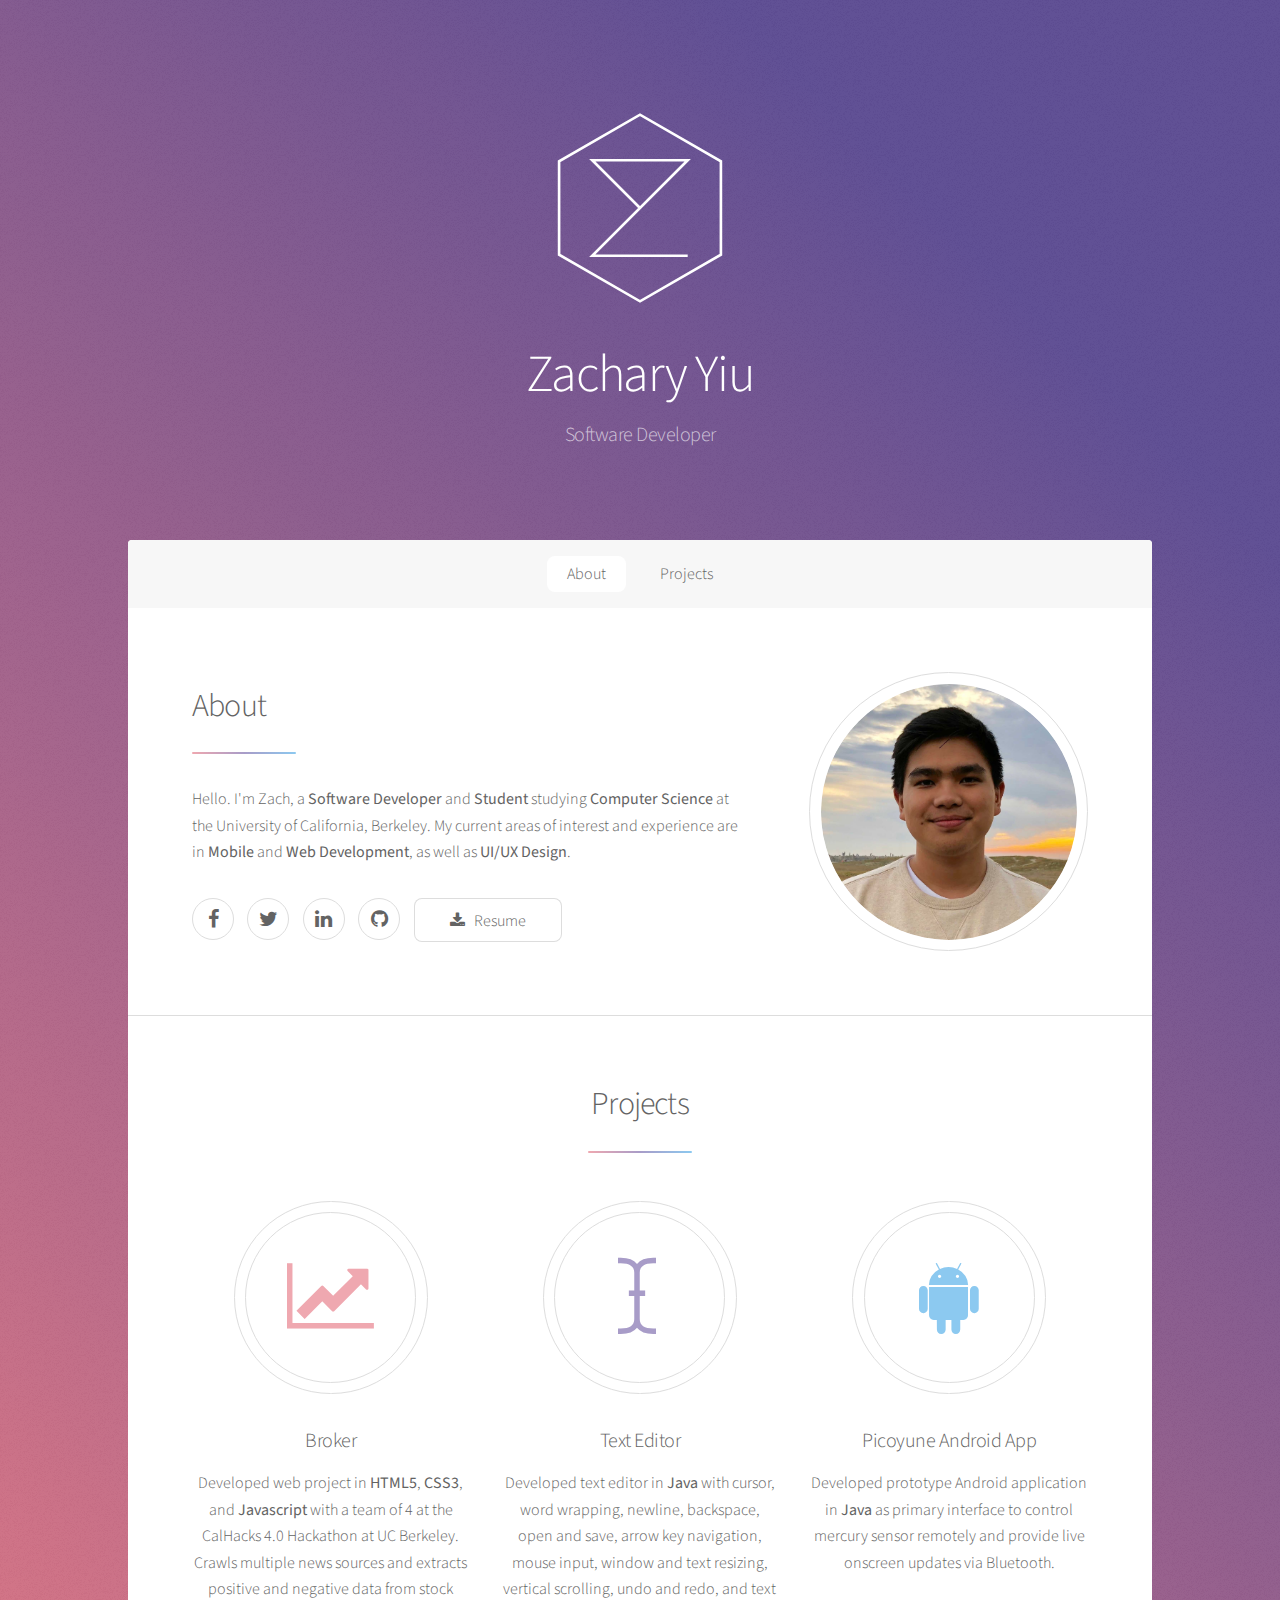
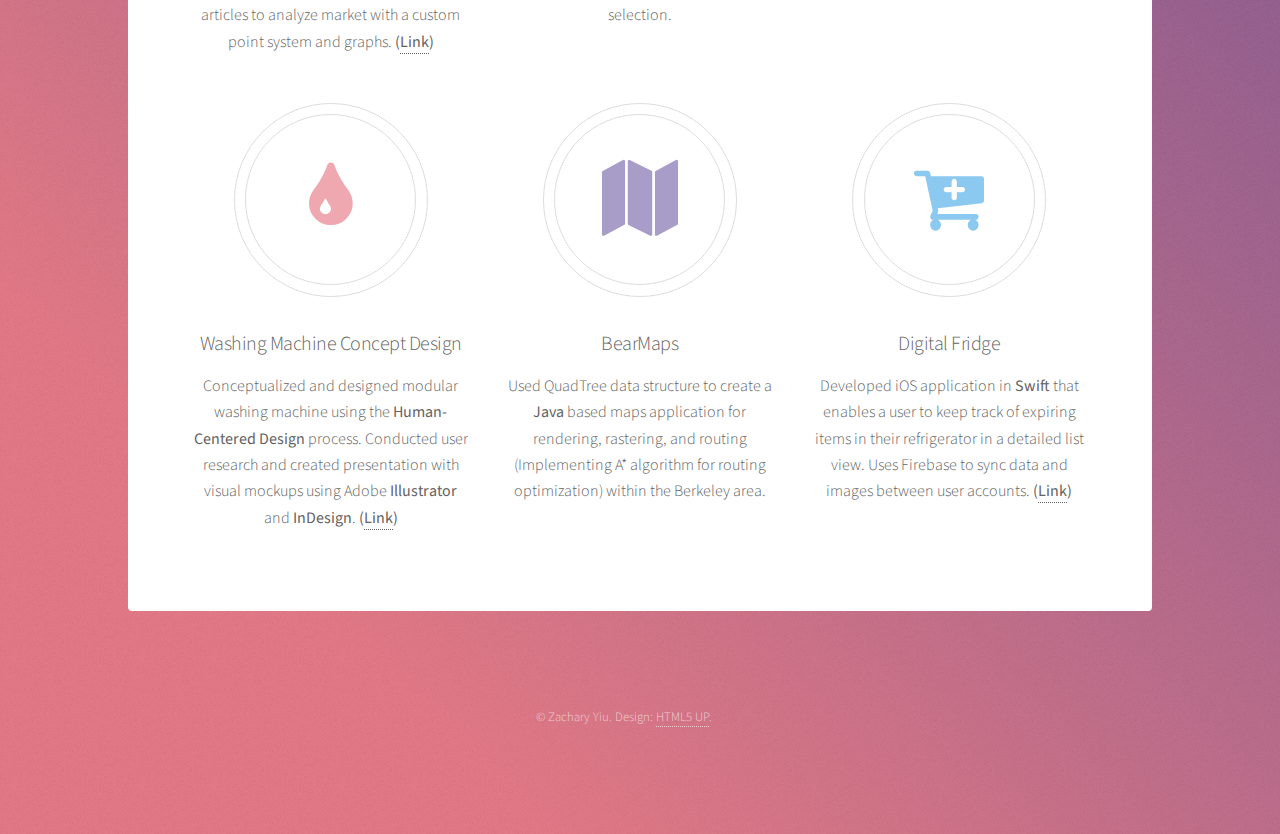
<file: index.html>
<!DOCTYPE HTML>
<html>
	<head>
		<title>Zachary Yiu</title>
		<meta charset="utf-8" />
		<meta name="viewport" content="width=device-width, initial-scale=1" />
		<!--[if lte IE 8]><script src="assets/js/ie/html5shiv.js"></script><![endif]-->
		<link rel="stylesheet" href="assets/css/main.css" />
		<!--[if lte IE 9]><link rel="stylesheet" href="assets/css/ie9.css" /><![endif]-->
		<!--[if lte IE 8]><link rel="stylesheet" href="assets/css/ie8.css" /><![endif]-->
		<link rel="apple-touch-icon" sizes="57x57" href="favicon/apple-icon-57x57.png">
		<link rel="apple-touch-icon" sizes="60x60" href="favicon/apple-icon-60x60.png">
		<link rel="apple-touch-icon" sizes="72x72" href="favicon/apple-icon-72x72.png">
		<link rel="apple-touch-icon" sizes="76x76" href="favicon/apple-icon-76x76.png">
		<link rel="apple-touch-icon" sizes="114x114" href="favicon/apple-icon-114x114.png">
		<link rel="apple-touch-icon" sizes="120x120" href="favicon/apple-icon-120x120.png">
		<link rel="apple-touch-icon" sizes="144x144" href="favicon/apple-icon-144x144.png">
		<link rel="apple-touch-icon" sizes="152x152" href="favicon/apple-icon-152x152.png">
		<link rel="apple-touch-icon" sizes="180x180" href="favicon/apple-icon-180x180.png">
		<link rel="icon" type="image/png" sizes="192x192"  href="favicon/android-icon-192x192.png">
		<link rel="icon" type="image/png" sizes="32x32" href="favicon/favicon-32x32.png">
		<link rel="icon" type="image/png" sizes="96x96" href="favicon/favicon-96x96.png">
		<link rel="icon" type="image/png" sizes="16x16" href="favicon/favicon-16x16.png">
		<link rel="manifest" href="favicon/manifest.json">
		<meta name="msapplication-TileColor" content="#ffffff">
		<meta name="msapplication-TileImage" content="/ms-icon-144x144.png">
		<meta name="theme-color" content="#ffffff">
	</head>
	<body>

		<!-- Wrapper -->
			<div id="wrapper">

				<!-- Header -->
					<header id="header" class="alt">
						<span class="logo"><img src="images/logo.svg" alt="" /></span>
						<h1>Zachary Yiu</h1>
						<p>Software Developer </p>
					</header>

				<!-- Nav -->
					<nav id="nav">
						<ul>
							<li><a href="#intro" class="active">About</a></li>
							<li><a href="#first">Projects</a></li>
						</ul>
					</nav>

				<!-- Main -->
					<div id="main">

						<!-- Introduction -->
							<section id="intro" class="main">
								<div class="spotlight">
									<div class="content">
										<header class="major">
											<h2>About</h2>
										</header>
										<p>Hello. I'm Zach, a <b>Software Developer</b> and <b>Student</b> studying <b>Computer Science</b> at the University of California, Berkeley. My current areas of interest and experience are in <b>Mobile</b> and <b>Web Development</b>, as well as <b>UI/UX Design</b>. </p>
										<ul class="icons">
											<li><a href="https://www.facebook.com/zacharyyiu" class="icon fa-facebook alt"><span class="label">Facebook</span></a></li>
											<li><a href="https://twitter.com/zacharyyiu" class="icon fa-twitter alt"><span class="label">Twitter</span></a></li>
											<li><a href="https://www.linkedin.com/in/zacharyyiu" class="icon fa-linkedin alt"><span class="label">LinkedIn</span></a></li>
											<li><a href="https://github.com/zyiu" class="icon fa-github alt"><span class="label">GitHub</span></a></li>
											<li><a href="resources/resume.pdf" class="button"> <span class="icon fa-download"></span> &nbsp; Resume</a></li>
										</ul>
									</div>
									<span class="image"><img src="images/prof.png" alt="" /></span>
								</div>

							</section>

						<!-- First Section -->
							<section id="first" class="main special">
								<header class="major">
									<h2>Projects</h2>
								</header>
								<ul class="features">
									<li>
										<span class="icon major style1 fa-line-chart"></span>
										<h3>Broker</h3>
										<p> Developed web project in <b>HTML5</b>, <b>CSS3</b>, and <b>Javascript</b> with a team of 4 at the CalHacks 4.0 Hackathon at UC Berkeley. Crawls multiple news sources and extracts positive and negative data from stock articles to analyze market with a custom point system and graphs. <b>(<a href="https://devpost.com/software/broker">Link</a>)</b></p>
									</li>
									<li>
										<span class="icon major style3 fa-i-cursor"></span>
										<!-- <span class="icon major style3 fa-copy"></span> -->
										<h3>Text Editor</h3>
										<p>Developed text editor in <b>Java</b> with cursor, word wrapping, newline, backspace, open and save, arrow key navigation, mouse input, window and text resizing, vertical scrolling, undo and redo, and text selection.</p>
									</li>
									<li>
										<span class="icon major style5 fa-android"></span>
										<!-- <span class="icon major style5 fa-diamond"></span> -->
										<h3>Picoyune Android App</h3>
										<p>Developed prototype Android application in <b>Java</b> as primary interface to control mercury sensor remotely and provide live onscreen updates via Bluetooth.</p>
									</li>
									<li>
										<span class="icon major style1 fa-tint"></span>
										<h3>Washing Machine Concept Design</h3>
										<p> Conceptualized and designed modular washing machine using the <b>Human-Centered Design</b> process. Conducted user research and created presentation with visual mockups using Adobe <b>Illustrator</b> and <b>InDesign</b>. <b>(<a href="https://www.behance.net/gallery/61478167/Washer-Dryer-Concept">Link</a>)</b></p>
									</li>
									<li>
										<span class="icon major style3 fa-map"></span>
										<h3>BearMaps</h3>
										<p> Used QuadTree data structure to create a <b>Java</b> based maps application for rendering, rastering, and routing (Implementing A* algorithm for routing optimization) within the Berkeley area. </p>
									</li>
									<li>
										<span class="icon major style5 fa-cart-plus"></span>
										<h3>Digital Fridge</h3>
										<p> Developed iOS application in <b>Swift</b> that enables a user to keep track of expiring items in their refrigerator in a detailed list view. Uses Firebase to sync data and images between user accounts. <b>(<a href="https://github.com/zyiu/fridge">Link</a>)</b></p>
									</li>
								</ul>
								<!-- <footer class="major">
									<ul class="actions">
										<li><a href="generic.html" class="button">Learn More</a></li>
									</ul>
								</footer> -->
							</section>
					</div>

				<!-- Footer -->
					<footer id="footer">
						<p class="copyright">&copy; Zachary Yiu. Design: <a href="https://html5up.net">HTML5 UP</a>.</p>
					</footer>

			</div>

		<!-- Scripts -->
			<script src="assets/js/jquery.min.js"></script>
			<script src="assets/js/jquery.scrollex.min.js"></script>
			<script src="assets/js/jquery.scrolly.min.js"></script>
			<script src="assets/js/skel.min.js"></script>
			<script src="assets/js/util.js"></script>
			<!--[if lte IE 8]><script src="assets/js/ie/respond.min.js"></script><![endif]-->
			<script src="assets/js/main.js"></script>

	</body>
</html>
</file>
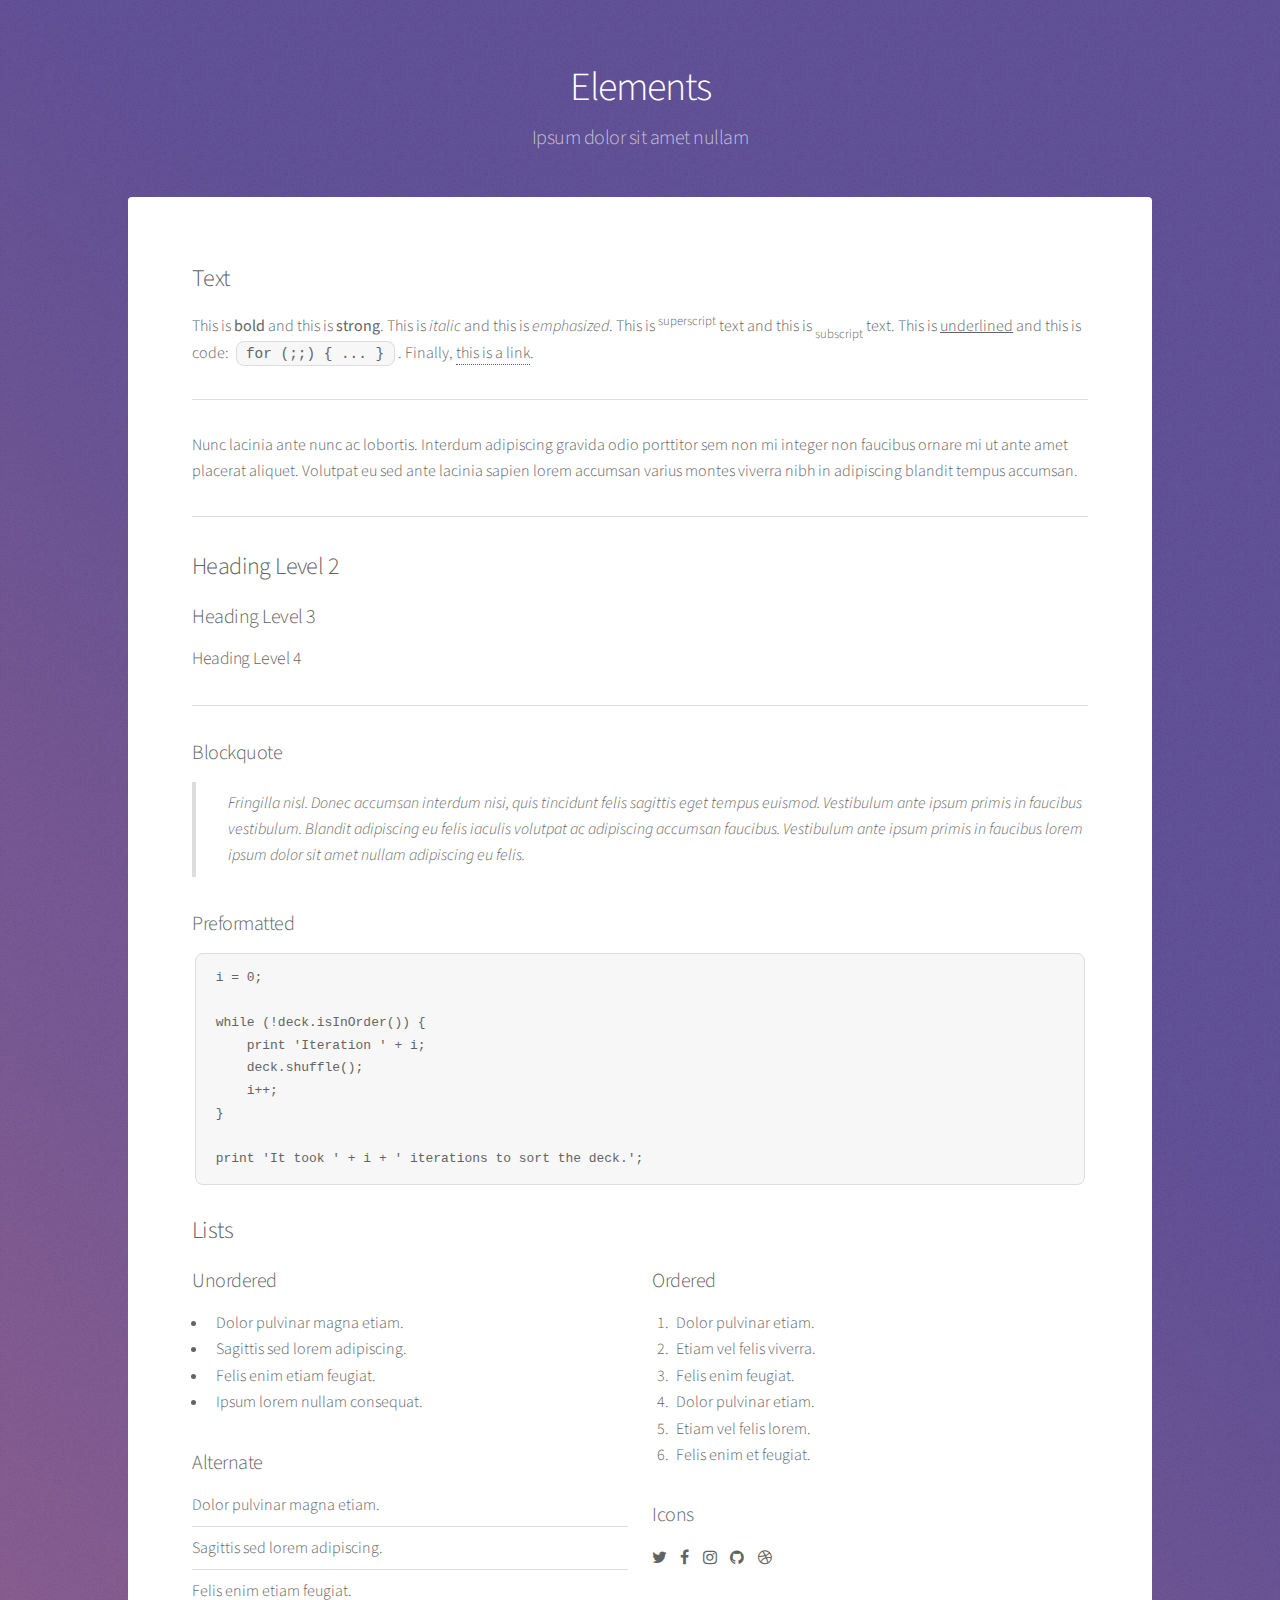
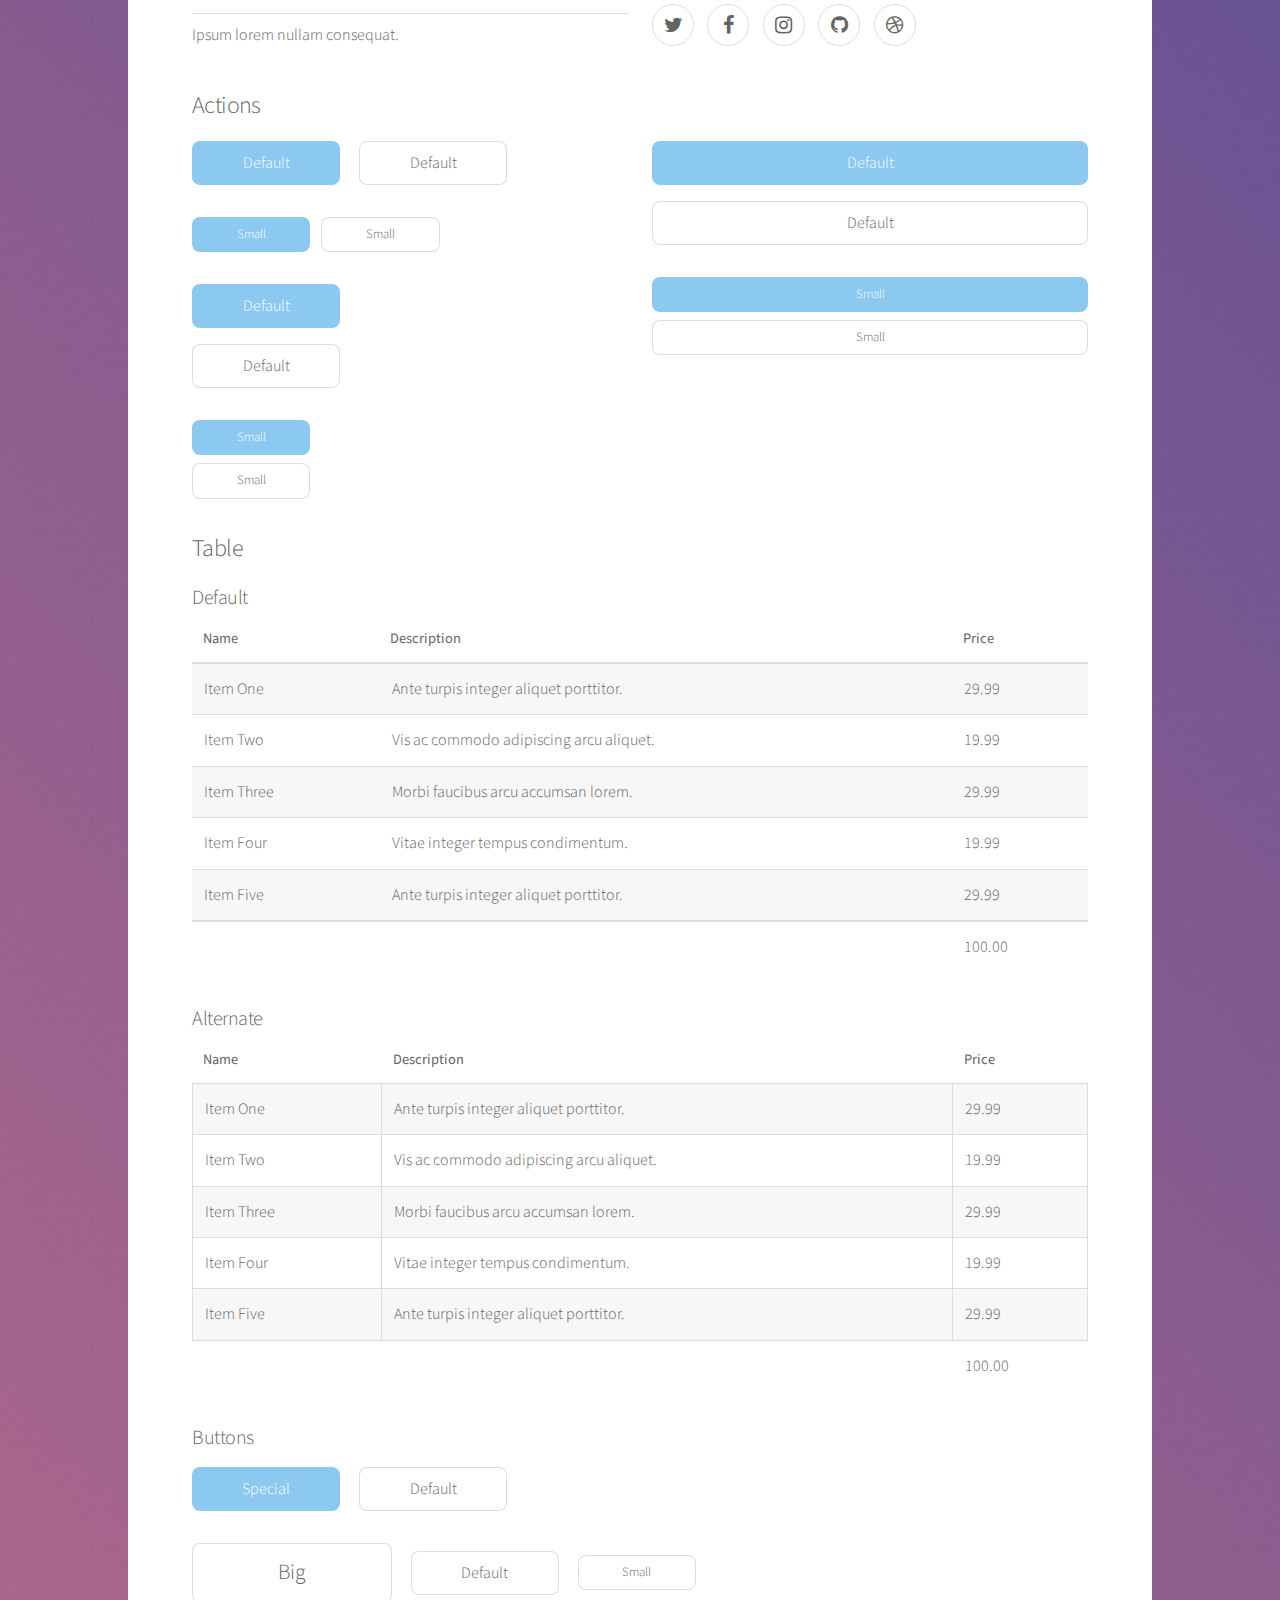
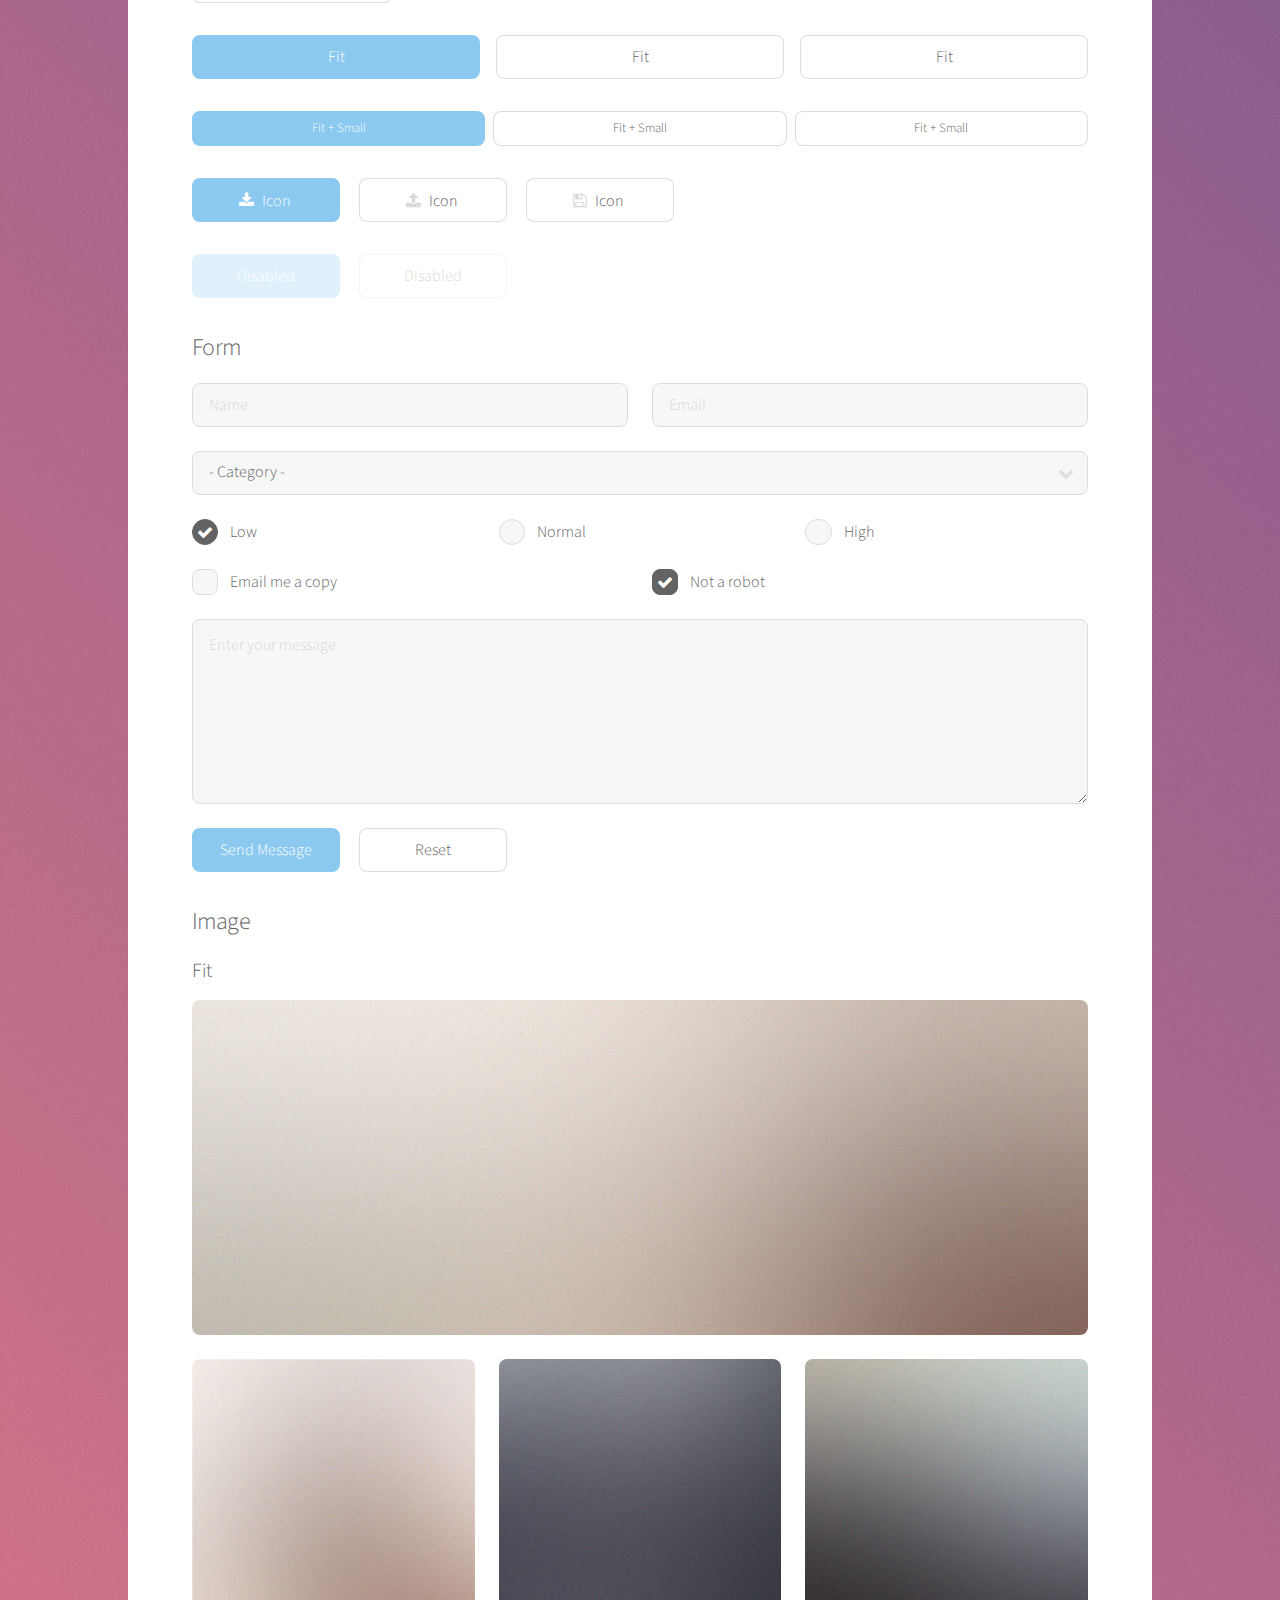
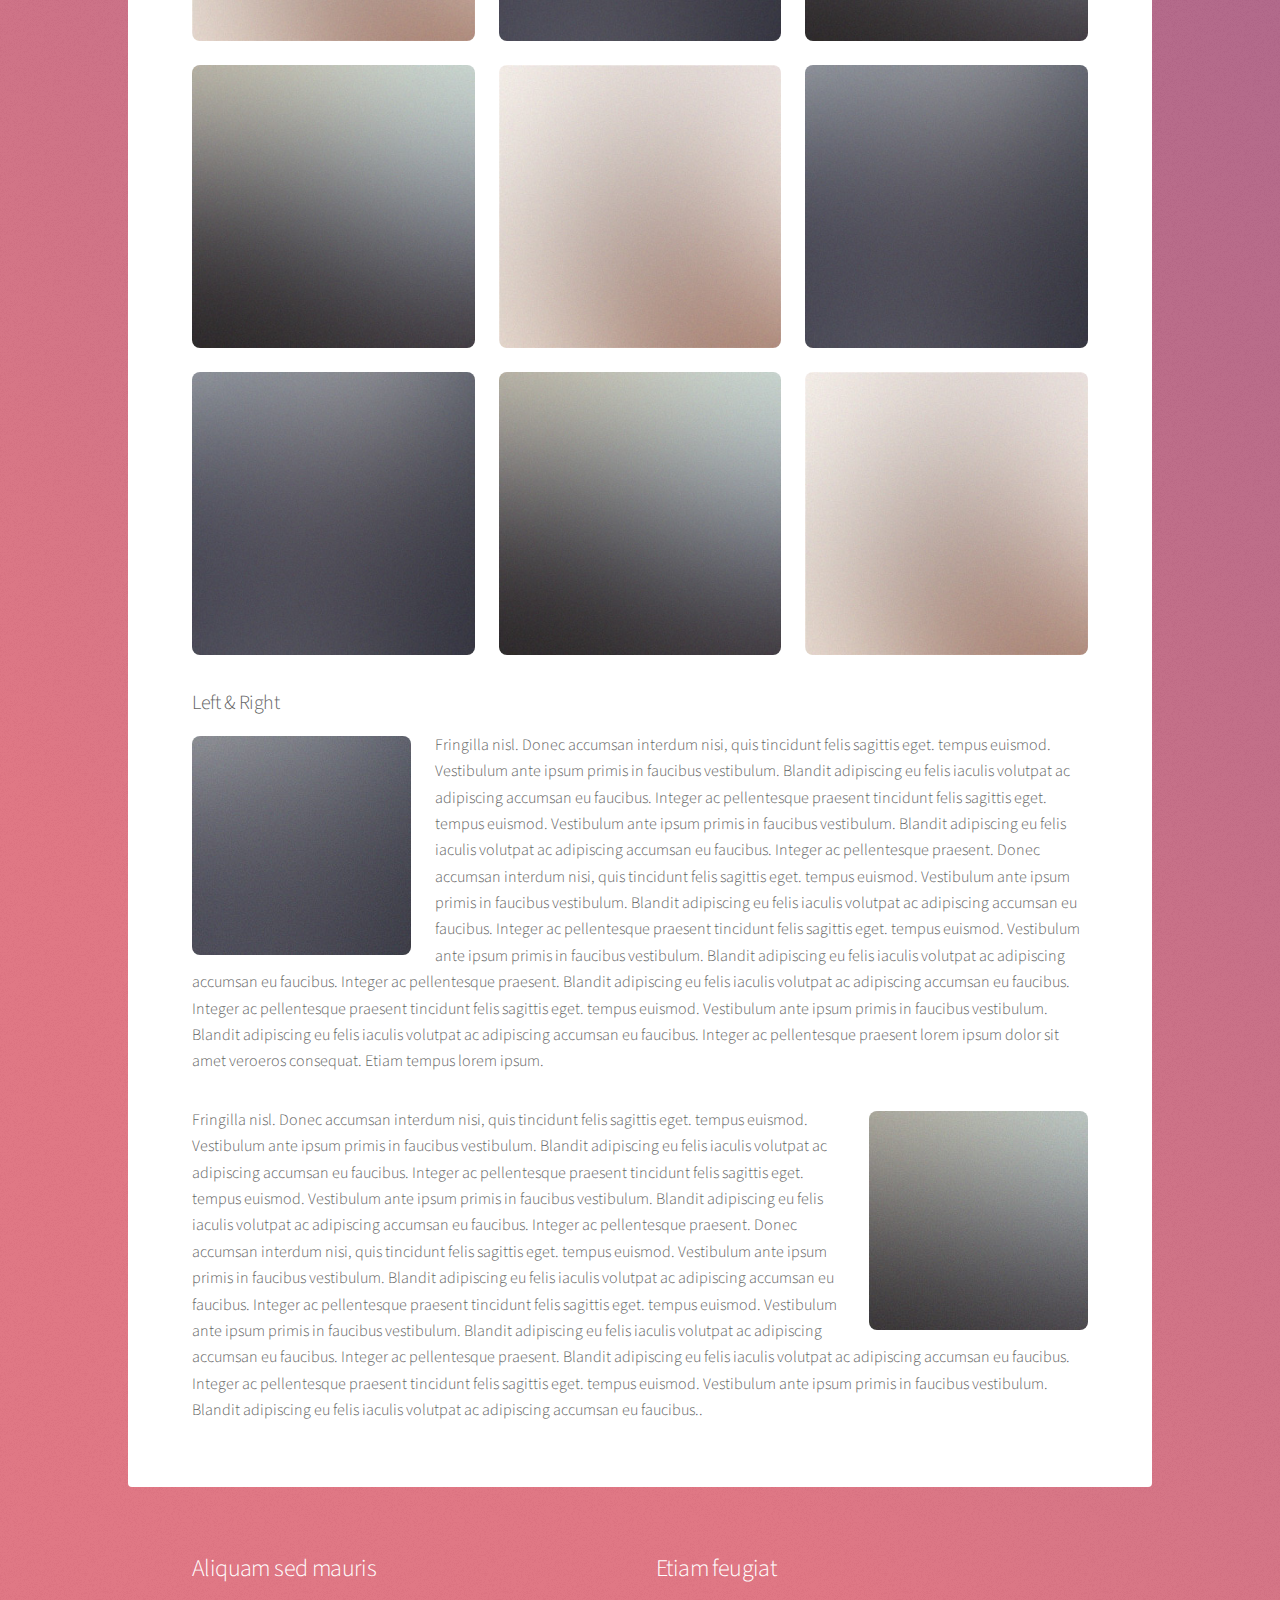
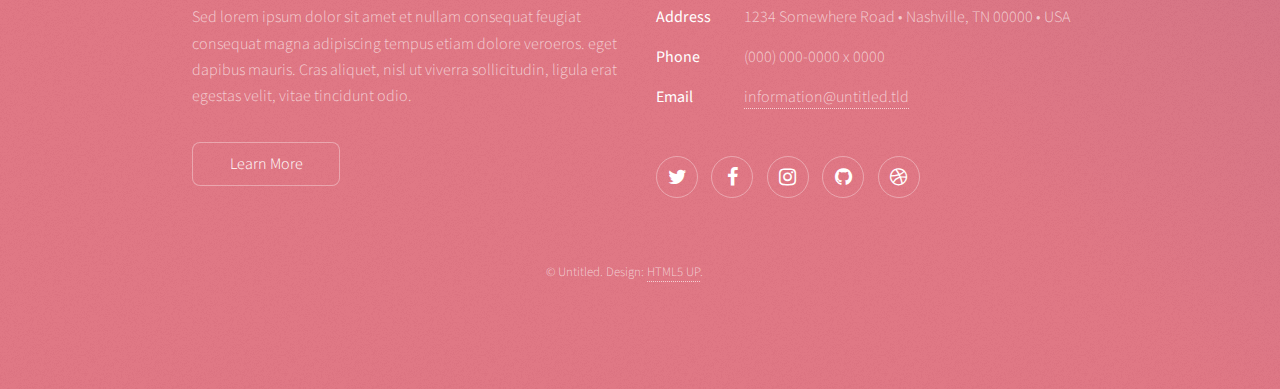
<file: elements.html>
<!DOCTYPE HTML>
<!--
	Stellar by HTML5 UP
	html5up.net | @ajlkn
	Free for personal and commercial use under the CCA 3.0 license (html5up.net/license)
-->
<html>
	<head>
		<title>Elements - Stellar by HTML5 UP</title>
		<meta charset="utf-8" />
		<meta name="viewport" content="width=device-width, initial-scale=1" />
		<!--[if lte IE 8]><script src="assets/js/ie/html5shiv.js"></script><![endif]-->
		<link rel="stylesheet" href="assets/css/main.css" />
		<!--[if lte IE 9]><link rel="stylesheet" href="assets/css/ie9.css" /><![endif]-->
		<!--[if lte IE 8]><link rel="stylesheet" href="assets/css/ie8.css" /><![endif]-->
	</head>
	<body>

		<!-- Wrapper -->
			<div id="wrapper">

				<!-- Header -->
					<header id="header">
						<h1>Elements</h1>
						<p>Ipsum dolor sit amet nullam</p>
					</header>

				<!-- Main -->
					<div id="main">

						<!-- Content -->
							<section id="content" class="main">

								<!-- Text -->
									<section>
										<h2>Text</h2>
										<p>This is <b>bold</b> and this is <strong>strong</strong>. This is <i>italic</i> and this is <em>emphasized</em>.
										This is <sup>superscript</sup> text and this is <sub>subscript</sub> text.
										This is <u>underlined</u> and this is code: <code>for (;;) { ... }</code>. Finally, <a href="#">this is a link</a>.</p>
										<hr />
										<p>Nunc lacinia ante nunc ac lobortis. Interdum adipiscing gravida odio porttitor sem non mi integer non faucibus ornare mi ut ante amet placerat aliquet. Volutpat eu sed ante lacinia sapien lorem accumsan varius montes viverra nibh in adipiscing blandit tempus accumsan.</p>
										<hr />
										<h2>Heading Level 2</h2>
										<h3>Heading Level 3</h3>
										<h4>Heading Level 4</h4>
										<hr />
										<h3>Blockquote</h3>
										<blockquote>Fringilla nisl. Donec accumsan interdum nisi, quis tincidunt felis sagittis eget tempus euismod. Vestibulum ante ipsum primis in faucibus vestibulum. Blandit adipiscing eu felis iaculis volutpat ac adipiscing accumsan faucibus. Vestibulum ante ipsum primis in faucibus lorem ipsum dolor sit amet nullam adipiscing eu felis.</blockquote>
										<h3>Preformatted</h3>
										<pre><code>i = 0;

while (!deck.isInOrder()) {
    print 'Iteration ' + i;
    deck.shuffle();
    i++;
}

print 'It took ' + i + ' iterations to sort the deck.';</code></pre>
									</section>

								<!-- Lists -->
									<section>
										<h2>Lists</h2>
										<div class="row">
											<div class="6u 12u$(medium)">
												<h3>Unordered</h3>
												<ul>
													<li>Dolor pulvinar magna etiam.</li>
													<li>Sagittis sed lorem adipiscing.</li>
													<li>Felis enim etiam feugiat.</li>
													<li>Ipsum lorem nullam consequat.</li>
												</ul>
												<h3>Alternate</h3>
												<ul class="alt">
													<li>Dolor pulvinar magna etiam.</li>
													<li>Sagittis sed lorem adipiscing.</li>
													<li>Felis enim etiam feugiat.</li>
													<li>Ipsum lorem nullam consequat.</li>
												</ul>
											</div>
											<div class="6u$ 12u$(medium)">
												<h3>Ordered</h3>
												<ol>
													<li>Dolor pulvinar etiam.</li>
													<li>Etiam vel felis viverra.</li>
													<li>Felis enim feugiat.</li>
													<li>Dolor pulvinar etiam.</li>
													<li>Etiam vel felis lorem.</li>
													<li>Felis enim et feugiat.</li>
												</ol>
												<h3>Icons</h3>
												<ul class="icons">
													<li><a href="#" class="icon fa-twitter"><span class="label">Twitter</span></a></li>
													<li><a href="#" class="icon fa-facebook"><span class="label">Facebook</span></a></li>
													<li><a href="#" class="icon fa-instagram"><span class="label">Instagram</span></a></li>
													<li><a href="#" class="icon fa-github"><span class="label">GitHub</span></a></li>
													<li><a href="#" class="icon fa-dribbble"><span class="label">Dribbble</span></a></li>
												</ul>
												<ul class="icons">
													<li><a href="#" class="icon alt fa-twitter"><span class="label">Twitter</span></a></li>
													<li><a href="#" class="icon alt fa-facebook"><span class="label">Facebook</span></a></li>
													<li><a href="#" class="icon alt fa-instagram"><span class="label">Instagram</span></a></li>
													<li><a href="#" class="icon alt fa-github"><span class="label">GitHub</span></a></li>
													<li><a href="#" class="icon alt fa-dribbble"><span class="label">Dribbble</span></a></li>
												</ul>
											</div>
										</div>
										<h2>Actions</h2>
										<div class="row">
											<div class="6u 12u$(medium)">
												<ul class="actions">
													<li><a href="#" class="button special">Default</a></li>
													<li><a href="#" class="button">Default</a></li>
												</ul>
												<ul class="actions small">
													<li><a href="#" class="button special small">Small</a></li>
													<li><a href="#" class="button small">Small</a></li>
												</ul>
												<ul class="actions vertical">
													<li><a href="#" class="button special">Default</a></li>
													<li><a href="#" class="button">Default</a></li>
												</ul>
												<ul class="actions vertical small">
													<li><a href="#" class="button special small">Small</a></li>
													<li><a href="#" class="button small">Small</a></li>
												</ul>
											</div>
											<div class="6u 12u$(medium)">
												<ul class="actions vertical">
													<li><a href="#" class="button special fit">Default</a></li>
													<li><a href="#" class="button fit">Default</a></li>
												</ul>
												<ul class="actions vertical small">
													<li><a href="#" class="button special small fit">Small</a></li>
													<li><a href="#" class="button small fit">Small</a></li>
												</ul>
											</div>
										</div>
									</section>

								<!-- Table -->
									<section>
										<h2>Table</h2>
										<h3>Default</h3>
										<div class="table-wrapper">
											<table>
												<thead>
													<tr>
														<th>Name</th>
														<th>Description</th>
														<th>Price</th>
													</tr>
												</thead>
												<tbody>
													<tr>
														<td>Item One</td>
														<td>Ante turpis integer aliquet porttitor.</td>
														<td>29.99</td>
													</tr>
													<tr>
														<td>Item Two</td>
														<td>Vis ac commodo adipiscing arcu aliquet.</td>
														<td>19.99</td>
													</tr>
													<tr>
														<td>Item Three</td>
														<td> Morbi faucibus arcu accumsan lorem.</td>
														<td>29.99</td>
													</tr>
													<tr>
														<td>Item Four</td>
														<td>Vitae integer tempus condimentum.</td>
														<td>19.99</td>
													</tr>
													<tr>
														<td>Item Five</td>
														<td>Ante turpis integer aliquet porttitor.</td>
														<td>29.99</td>
													</tr>
												</tbody>
												<tfoot>
													<tr>
														<td colspan="2"></td>
														<td>100.00</td>
													</tr>
												</tfoot>
											</table>
										</div>

										<h3>Alternate</h3>
										<div class="table-wrapper">
											<table class="alt">
												<thead>
													<tr>
														<th>Name</th>
														<th>Description</th>
														<th>Price</th>
													</tr>
												</thead>
												<tbody>
													<tr>
														<td>Item One</td>
														<td>Ante turpis integer aliquet porttitor.</td>
														<td>29.99</td>
													</tr>
													<tr>
														<td>Item Two</td>
														<td>Vis ac commodo adipiscing arcu aliquet.</td>
														<td>19.99</td>
													</tr>
													<tr>
														<td>Item Three</td>
														<td> Morbi faucibus arcu accumsan lorem.</td>
														<td>29.99</td>
													</tr>
													<tr>
														<td>Item Four</td>
														<td>Vitae integer tempus condimentum.</td>
														<td>19.99</td>
													</tr>
													<tr>
														<td>Item Five</td>
														<td>Ante turpis integer aliquet porttitor.</td>
														<td>29.99</td>
													</tr>
												</tbody>
												<tfoot>
													<tr>
														<td colspan="2"></td>
														<td>100.00</td>
													</tr>
												</tfoot>
											</table>
										</div>
									</section>

								<!-- Buttons -->
									<section>
										<h3>Buttons</h3>
										<ul class="actions">
											<li><a href="#" class="button special">Special</a></li>
											<li><a href="#" class="button">Default</a></li>
										</ul>
										<ul class="actions">
											<li><a href="#" class="button big">Big</a></li>
											<li><a href="#" class="button">Default</a></li>
											<li><a href="#" class="button small">Small</a></li>
										</ul>
										<ul class="actions fit">
											<li><a href="#" class="button special fit">Fit</a></li>
											<li><a href="#" class="button fit">Fit</a></li>
											<li><a href="#" class="button fit">Fit</a></li>
										</ul>
										<ul class="actions fit small">
											<li><a href="#" class="button special fit small">Fit + Small</a></li>
											<li><a href="#" class="button fit small">Fit + Small</a></li>
											<li><a href="#" class="button fit small">Fit + Small</a></li>
										</ul>
										<ul class="actions">
											<li><a href="#" class="button special icon fa-download">Icon</a></li>
											<li><a href="#" class="button icon fa-upload">Icon</a></li>
											<li><a href="#" class="button icon fa-save">Icon</a></li>
										</ul>
										<ul class="actions">
											<li><span class="button special disabled">Disabled</span></li>
											<li><span class="button disabled">Disabled</span></li>
										</ul>
									</section>

								<!-- Form -->
									<section>
										<h2>Form</h2>
										<form method="post" action="#">
											<div class="row uniform">
												<div class="6u 12u$(xsmall)">
													<input type="text" name="demo-name" id="demo-name" value="" placeholder="Name" />
												</div>
												<div class="6u$ 12u$(xsmall)">
													<input type="email" name="demo-email" id="demo-email" value="" placeholder="Email" />
												</div>
												<div class="12u$">
													<div class="select-wrapper">
														<select name="demo-category" id="demo-category">
															<option value="">- Category -</option>
															<option value="1">Manufacturing</option>
															<option value="1">Shipping</option>
															<option value="1">Administration</option>
															<option value="1">Human Resources</option>
														</select>
													</div>
												</div>
												<div class="4u 12u$(small)">
													<input type="radio" id="demo-priority-low" name="demo-priority" checked>
													<label for="demo-priority-low">Low</label>
												</div>
												<div class="4u 12u$(small)">
													<input type="radio" id="demo-priority-normal" name="demo-priority">
													<label for="demo-priority-normal">Normal</label>
												</div>
												<div class="4u$ 12u$(small)">
													<input type="radio" id="demo-priority-high" name="demo-priority">
													<label for="demo-priority-high">High</label>
												</div>
												<div class="6u 12u$(small)">
													<input type="checkbox" id="demo-copy" name="demo-copy">
													<label for="demo-copy">Email me a copy</label>
												</div>
												<div class="6u$ 12u$(small)">
													<input type="checkbox" id="demo-human" name="demo-human" checked>
													<label for="demo-human">Not a robot</label>
												</div>
												<div class="12u$">
													<textarea name="demo-message" id="demo-message" placeholder="Enter your message" rows="6"></textarea>
												</div>
												<div class="12u$">
													<ul class="actions">
														<li><input type="submit" value="Send Message" class="special" /></li>
														<li><input type="reset" value="Reset" /></li>
													</ul>
												</div>
											</div>
										</form>
									</section>

								<!-- Image -->
									<section>
										<h2>Image</h2>
										<h3>Fit</h3>
										<div class="box alt">
											<div class="row uniform">
												<div class="12u$"><span class="image fit"><img src="images/pic04.jpg" alt="" /></span></div>
												<div class="4u"><span class="image fit"><img src="images/pic01.jpg" alt="" /></span></div>
												<div class="4u"><span class="image fit"><img src="images/pic02.jpg" alt="" /></span></div>
												<div class="4u$"><span class="image fit"><img src="images/pic03.jpg" alt="" /></span></div>
												<div class="4u"><span class="image fit"><img src="images/pic03.jpg" alt="" /></span></div>
												<div class="4u"><span class="image fit"><img src="images/pic01.jpg" alt="" /></span></div>
												<div class="4u$"><span class="image fit"><img src="images/pic02.jpg" alt="" /></span></div>
												<div class="4u"><span class="image fit"><img src="images/pic02.jpg" alt="" /></span></div>
												<div class="4u"><span class="image fit"><img src="images/pic03.jpg" alt="" /></span></div>
												<div class="4u$"><span class="image fit"><img src="images/pic01.jpg" alt="" /></span></div>
											</div>
										</div>
										<h3>Left &amp; Right</h3>
										<p><span class="image left"><img src="images/pic05.jpg" alt="" /></span>Fringilla nisl. Donec accumsan interdum nisi, quis tincidunt felis sagittis eget. tempus euismod. Vestibulum ante ipsum primis in faucibus vestibulum. Blandit adipiscing eu felis iaculis volutpat ac adipiscing accumsan eu faucibus. Integer ac pellentesque praesent tincidunt felis sagittis eget. tempus euismod. Vestibulum ante ipsum primis in faucibus vestibulum. Blandit adipiscing eu felis iaculis volutpat ac adipiscing accumsan eu faucibus. Integer ac pellentesque praesent. Donec accumsan interdum nisi, quis tincidunt felis sagittis eget. tempus euismod. Vestibulum ante ipsum primis in faucibus vestibulum. Blandit adipiscing eu felis iaculis volutpat ac adipiscing accumsan eu faucibus. Integer ac pellentesque praesent tincidunt felis sagittis eget. tempus euismod. Vestibulum ante ipsum primis in faucibus vestibulum. Blandit adipiscing eu felis iaculis volutpat ac adipiscing accumsan eu faucibus. Integer ac pellentesque praesent. Blandit adipiscing eu felis iaculis volutpat ac adipiscing accumsan eu faucibus. Integer ac pellentesque praesent tincidunt felis sagittis eget. tempus euismod. Vestibulum ante ipsum primis in faucibus vestibulum. Blandit adipiscing eu felis iaculis volutpat ac adipiscing accumsan eu faucibus. Integer ac pellentesque praesent lorem ipsum dolor sit amet veroeros consequat. Etiam tempus lorem ipsum.</p>
										<p><span class="image right"><img src="images/pic06.jpg" alt="" /></span>Fringilla nisl. Donec accumsan interdum nisi, quis tincidunt felis sagittis eget. tempus euismod. Vestibulum ante ipsum primis in faucibus vestibulum. Blandit adipiscing eu felis iaculis volutpat ac adipiscing accumsan eu faucibus. Integer ac pellentesque praesent tincidunt felis sagittis eget. tempus euismod. Vestibulum ante ipsum primis in faucibus vestibulum. Blandit adipiscing eu felis iaculis volutpat ac adipiscing accumsan eu faucibus. Integer ac pellentesque praesent. Donec accumsan interdum nisi, quis tincidunt felis sagittis eget. tempus euismod. Vestibulum ante ipsum primis in faucibus vestibulum. Blandit adipiscing eu felis iaculis volutpat ac adipiscing accumsan eu faucibus. Integer ac pellentesque praesent tincidunt felis sagittis eget. tempus euismod. Vestibulum ante ipsum primis in faucibus vestibulum. Blandit adipiscing eu felis iaculis volutpat ac adipiscing accumsan eu faucibus. Integer ac pellentesque praesent. Blandit adipiscing eu felis iaculis volutpat ac adipiscing accumsan eu faucibus. Integer ac pellentesque praesent tincidunt felis sagittis eget. tempus euismod. Vestibulum ante ipsum primis in faucibus vestibulum. Blandit adipiscing eu felis iaculis volutpat ac adipiscing accumsan eu faucibus..</p>
									</section>

							</section>

					</div>

				<!-- Footer -->
					<footer id="footer">
						<section>
							<h2>Aliquam sed mauris</h2>
							<p>Sed lorem ipsum dolor sit amet et nullam consequat feugiat consequat magna adipiscing tempus etiam dolore veroeros. eget dapibus mauris. Cras aliquet, nisl ut viverra sollicitudin, ligula erat egestas velit, vitae tincidunt odio.</p>
							<ul class="actions">
								<li><a href="#" class="button">Learn More</a></li>
							</ul>
						</section>
						<section>
							<h2>Etiam feugiat</h2>
							<dl class="alt">
								<dt>Address</dt>
								<dd>1234 Somewhere Road &bull; Nashville, TN 00000 &bull; USA</dd>
								<dt>Phone</dt>
								<dd>(000) 000-0000 x 0000</dd>
								<dt>Email</dt>
								<dd><a href="#">information@untitled.tld</a></dd>
							</dl>
							<ul class="icons">
								<li><a href="#" class="icon fa-twitter alt"><span class="label">Twitter</span></a></li>
								<li><a href="#" class="icon fa-facebook alt"><span class="label">Facebook</span></a></li>
								<li><a href="#" class="icon fa-instagram alt"><span class="label">Instagram</span></a></li>
								<li><a href="#" class="icon fa-github alt"><span class="label">GitHub</span></a></li>
								<li><a href="#" class="icon fa-dribbble alt"><span class="label">Dribbble</span></a></li>
							</ul>
						</section>
						<p class="copyright">&copy; Untitled. Design: <a href="https://html5up.net">HTML5 UP</a>.</p>
					</footer>

			</div>

		<!-- Scripts -->
			<script src="assets/js/jquery.min.js"></script>
			<script src="assets/js/jquery.scrollex.min.js"></script>
			<script src="assets/js/jquery.scrolly.min.js"></script>
			<script src="assets/js/skel.min.js"></script>
			<script src="assets/js/util.js"></script>
			<!--[if lte IE 8]><script src="assets/js/ie/respond.min.js"></script><![endif]-->
			<script src="assets/js/main.js"></script>

	</body>
</html>
</file>
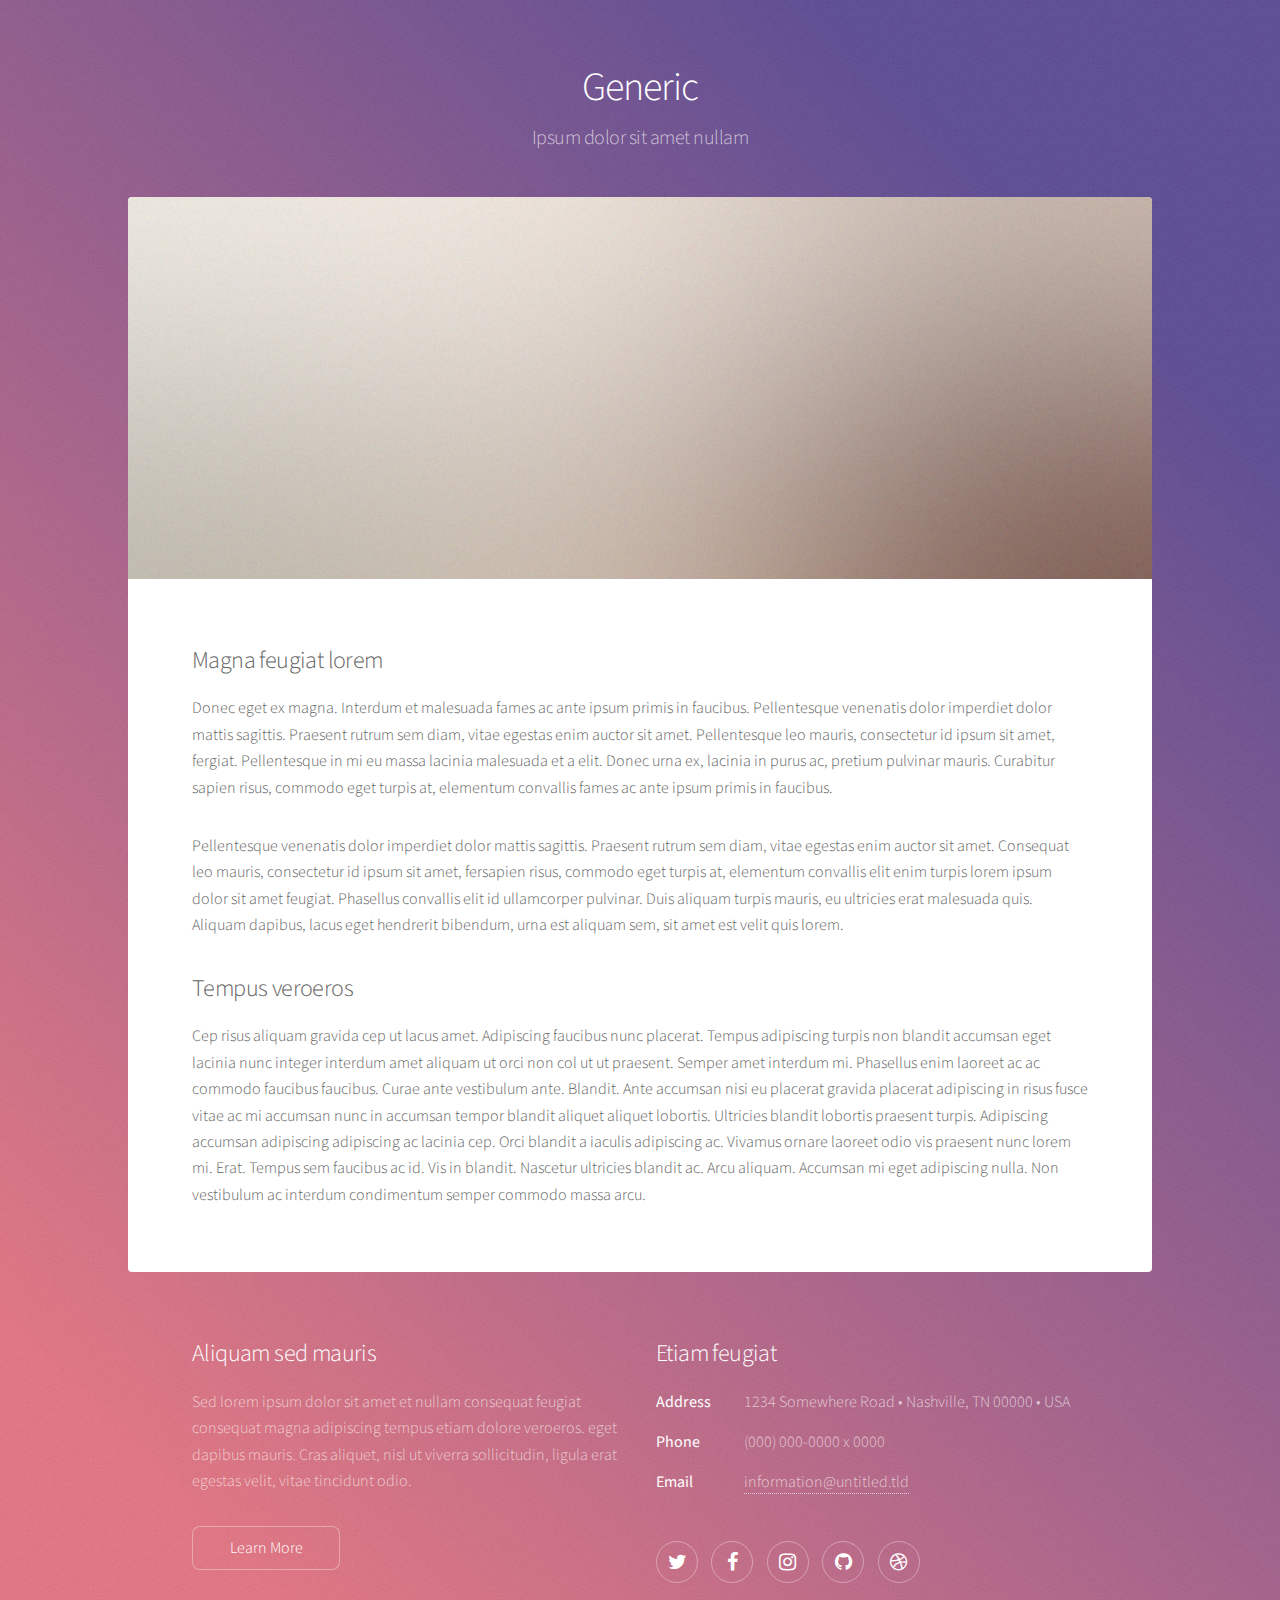
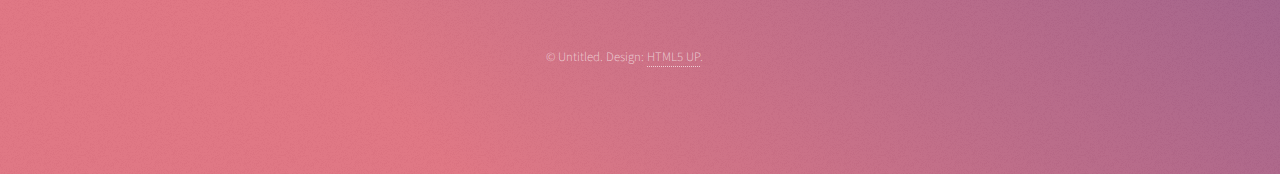
<file: generic.html>
<!DOCTYPE HTML>
<!--
	Stellar by HTML5 UP
	html5up.net | @ajlkn
	Free for personal and commercial use under the CCA 3.0 license (html5up.net/license)
-->
<html>
	<head>
		<title>Generic - Stellar by HTML5 UP</title>
		<meta charset="utf-8" />
		<meta name="viewport" content="width=device-width, initial-scale=1" />
		<!--[if lte IE 8]><script src="assets/js/ie/html5shiv.js"></script><![endif]-->
		<link rel="stylesheet" href="assets/css/main.css" />
		<!--[if lte IE 9]><link rel="stylesheet" href="assets/css/ie9.css" /><![endif]-->
		<!--[if lte IE 8]><link rel="stylesheet" href="assets/css/ie8.css" /><![endif]-->
	</head>
	<body>

		<!-- Wrapper -->
			<div id="wrapper">

				<!-- Header -->
					<header id="header">
						<h1>Generic</h1>
						<p>Ipsum dolor sit amet nullam</p>
					</header>

				<!-- Main -->
					<div id="main">

						<!-- Content -->
							<section id="content" class="main">
								<span class="image main"><img src="images/pic04.jpg" alt="" /></span>
								<h2>Magna feugiat lorem</h2>
								<p>Donec eget ex magna. Interdum et malesuada fames ac ante ipsum primis in faucibus. Pellentesque venenatis dolor imperdiet dolor mattis sagittis. Praesent rutrum sem diam, vitae egestas enim auctor sit amet. Pellentesque leo mauris, consectetur id ipsum sit amet, fergiat. Pellentesque in mi eu massa lacinia malesuada et a elit. Donec urna ex, lacinia in purus ac, pretium pulvinar mauris. Curabitur sapien risus, commodo eget turpis at, elementum convallis fames ac ante ipsum primis in faucibus.</p>
								<p>Pellentesque venenatis dolor imperdiet dolor mattis sagittis. Praesent rutrum sem diam, vitae egestas enim auctor sit amet. Consequat leo mauris, consectetur id ipsum sit amet, fersapien risus, commodo eget turpis at, elementum convallis elit enim turpis lorem ipsum dolor sit amet feugiat. Phasellus convallis elit id ullamcorper pulvinar. Duis aliquam turpis mauris, eu ultricies erat malesuada quis. Aliquam dapibus, lacus eget hendrerit bibendum, urna est aliquam sem, sit amet est velit quis lorem.</p>
								<h2>Tempus veroeros</h2>
								<p>Cep risus aliquam gravida cep ut lacus amet. Adipiscing faucibus nunc placerat. Tempus adipiscing turpis non blandit accumsan eget lacinia nunc integer interdum amet aliquam ut orci non col ut ut praesent. Semper amet interdum mi. Phasellus enim laoreet ac ac commodo faucibus faucibus. Curae ante vestibulum ante. Blandit. Ante accumsan nisi eu placerat gravida placerat adipiscing in risus fusce vitae ac mi accumsan nunc in accumsan tempor blandit aliquet aliquet lobortis. Ultricies blandit lobortis praesent turpis. Adipiscing accumsan adipiscing adipiscing ac lacinia cep. Orci blandit a iaculis adipiscing ac. Vivamus ornare laoreet odio vis praesent nunc lorem mi. Erat. Tempus sem faucibus ac id. Vis in blandit. Nascetur ultricies blandit ac. Arcu aliquam. Accumsan mi eget adipiscing nulla. Non vestibulum ac interdum condimentum semper commodo massa arcu.</p>
							</section>

					</div>

				<!-- Footer -->
					<footer id="footer">
						<section>
							<h2>Aliquam sed mauris</h2>
							<p>Sed lorem ipsum dolor sit amet et nullam consequat feugiat consequat magna adipiscing tempus etiam dolore veroeros. eget dapibus mauris. Cras aliquet, nisl ut viverra sollicitudin, ligula erat egestas velit, vitae tincidunt odio.</p>
							<ul class="actions">
								<li><a href="#" class="button">Learn More</a></li>
							</ul>
						</section>
						<section>
							<h2>Etiam feugiat</h2>
							<dl class="alt">
								<dt>Address</dt>
								<dd>1234 Somewhere Road &bull; Nashville, TN 00000 &bull; USA</dd>
								<dt>Phone</dt>
								<dd>(000) 000-0000 x 0000</dd>
								<dt>Email</dt>
								<dd><a href="#">information@untitled.tld</a></dd>
							</dl>
							<ul class="icons">
								<li><a href="#" class="icon fa-twitter alt"><span class="label">Twitter</span></a></li>
								<li><a href="#" class="icon fa-facebook alt"><span class="label">Facebook</span></a></li>
								<li><a href="#" class="icon fa-instagram alt"><span class="label">Instagram</span></a></li>
								<li><a href="#" class="icon fa-github alt"><span class="label">GitHub</span></a></li>
								<li><a href="#" class="icon fa-dribbble alt"><span class="label">Dribbble</span></a></li>
							</ul>
						</section>
						<p class="copyright">&copy; Untitled. Design: <a href="https://html5up.net">HTML5 UP</a>.</p>
					</footer>

			</div>

		<!-- Scripts -->
			<script src="assets/js/jquery.min.js"></script>
			<script src="assets/js/jquery.scrollex.min.js"></script>
			<script src="assets/js/jquery.scrolly.min.js"></script>
			<script src="assets/js/skel.min.js"></script>
			<script src="assets/js/util.js"></script>
			<!--[if lte IE 8]><script src="assets/js/ie/respond.min.js"></script><![endif]-->
			<script src="assets/js/main.js"></script>

	</body>
</html>
</file>
<file: assets/css/ie9.css>
/*
	Stellar by HTML5 UP
	html5up.net | @ajlkn
	Free for personal and commercial use under the CCA 3.0 license (html5up.net/license)
*/

/* Spotlight */

	.spotlight:after {
		content: '';
		display: block;
		clear: both;
	}

	.spotlight .content {
		float: left;
		width: 60%;
	}

	.spotlight .image {
		float: left;
	}

/* Features */

	.features:after {
		content: '';
		display: block;
		clear: both;
	}

	.features li {
		float: left;
	}

/* Statistics */

	.statistics {
		display: inline-block;
		width: auto;
	}

		.statistics:after {
			content: '';
			display: block;
			clear: both;
		}

		.statistics li {
			float: left;
			padding: 1.5em 2.5em;
		}

/* Footer */

	#footer > * {
		float: left;
	}

	#footer .copyright {
		clear: both;
	}
</file>
<file: assets/css/ie8.css>
/*
	Stellar by HTML5 UP
	html5up.net | @ajlkn
	Free for personal and commercial use under the CCA 3.0 license (html5up.net/license)
*/

/* Type */

	body {
		color: #ffffff;
	}

/* Button */

	.button {
		position: relative;
		border: solid 1px !important;
	}

		.button.special {
			border: none !important;
		}

/* Icon */

	.icon.major {
		-ms-behavior: url("assets/js/ie/PIE.htc");
	}

		.icon.major:before {
			font-size: 4em;
			border: 0;
		}

/* Spotlight */

	.spotlight .image {
		position: relative;
		-ms-behavior: url("assets/js/ie/PIE.htc");
	}

		.spotlight .image img {
			position: relative;
			-ms-behavior: url("assets/js/ie/PIE.htc");
		}

/* Features */

	.features li {
		width: 29%;
	}

/* Footer */

	#footer > * {
		width: 50%;
		margin-left: 0;
	}

/* Main */

	#main > .main > .image.main:first-child {
		margin-top: 0;
		margin-left: 0;
		width: 100%;
	}
</file>
<file: assets/css/main.css>
@import url(font-awesome.min.css);
@import "https://fonts.googleapis.com/css?family=Source+Sans+Pro:300,400";

/*
	Stellar by HTML5 UP
	html5up.net | @ajlkn
	Free for personal and commercial use under the CCA 3.0 license (html5up.net/license)
*/

/* Reset */

	html, body, div, span, applet, object, iframe, h1, h2, h3, h4, h5, h6, p, blockquote, pre, a, abbr, acronym, address, big, cite, code, del, dfn, em, img, ins, kbd, q, s, samp, small, strike, strong, sub, sup, tt, var, b, u, i, center, dl, dt, dd, ol, ul, li, fieldset, form, label, legend, table, caption, tbody, tfoot, thead, tr, th, td, article, aside, canvas, details, embed, figure, figcaption, footer, header, hgroup, menu, nav, output, ruby, section, summary, time, mark, audio, video {
		margin: 0;
		padding: 0;
		border: 0;
		font-size: 100%;
		font: inherit;
		vertical-align: baseline;
	}

	article, aside, details, figcaption, figure, footer, header, hgroup, menu, nav, section {
		display: block;
	}

	body {
		line-height: 1;
	}

	ol, ul {
		list-style: none;
	}

	blockquote, q {
		quotes: none;
	}

	blockquote:before, blockquote:after, q:before, q:after {
		content: '';
		content: none;
	}

	table {
		border-collapse: collapse;
		border-spacing: 0;
	}

	body {
		-webkit-text-size-adjust: none;
	}

/* Box Model */

	*, *:before, *:after {
		-moz-box-sizing: border-box;
		-webkit-box-sizing: border-box;
		box-sizing: border-box;
	}

/* Grid */

	.row {
		border-bottom: solid 1px transparent;
		-moz-box-sizing: border-box;
		-webkit-box-sizing: border-box;
		box-sizing: border-box;
	}

	.row > * {
		float: left;
		-moz-box-sizing: border-box;
		-webkit-box-sizing: border-box;
		box-sizing: border-box;
	}

	.row:after, .row:before {
		content: '';
		display: block;
		clear: both;
		height: 0;
	}

	.row.uniform > * > :first-child {
		margin-top: 0;
	}

	.row.uniform > * > :last-child {
		margin-bottom: 0;
	}

	.row.\30 \25 > * {
		padding: 0 0 0 0em;
	}

	.row.\30 \25 {
		margin: 0 0 -1px 0em;
	}

	.row.uniform.\30 \25 > * {
		padding: 0em 0 0 0em;
	}

	.row.uniform.\30 \25 {
		margin: 0em 0 -1px 0em;
	}

	.row > * {
		padding: 0 0 0 1.5em;
	}

	.row {
		margin: 0 0 -1px -1.5em;
	}

	.row.uniform > * {
		padding: 1.5em 0 0 1.5em;
	}

	.row.uniform {
		margin: -1.5em 0 -1px -1.5em;
	}

	.row.\32 00\25 > * {
		padding: 0 0 0 3em;
	}

	.row.\32 00\25 {
		margin: 0 0 -1px -3em;
	}

	.row.uniform.\32 00\25 > * {
		padding: 3em 0 0 3em;
	}

	.row.uniform.\32 00\25 {
		margin: -3em 0 -1px -3em;
	}

	.row.\31 50\25 > * {
		padding: 0 0 0 2.25em;
	}

	.row.\31 50\25 {
		margin: 0 0 -1px -2.25em;
	}

	.row.uniform.\31 50\25 > * {
		padding: 2.25em 0 0 2.25em;
	}

	.row.uniform.\31 50\25 {
		margin: -2.25em 0 -1px -2.25em;
	}

	.row.\35 0\25 > * {
		padding: 0 0 0 0.75em;
	}

	.row.\35 0\25 {
		margin: 0 0 -1px -0.75em;
	}

	.row.uniform.\35 0\25 > * {
		padding: 0.75em 0 0 0.75em;
	}

	.row.uniform.\35 0\25 {
		margin: -0.75em 0 -1px -0.75em;
	}

	.row.\32 5\25 > * {
		padding: 0 0 0 0.375em;
	}

	.row.\32 5\25 {
		margin: 0 0 -1px -0.375em;
	}

	.row.uniform.\32 5\25 > * {
		padding: 0.375em 0 0 0.375em;
	}

	.row.uniform.\32 5\25 {
		margin: -0.375em 0 -1px -0.375em;
	}

	.\31 2u, .\31 2u\24 {
		width: 100%;
		clear: none;
		margin-left: 0;
	}

	.\31 1u, .\31 1u\24 {
		width: 91.6666666667%;
		clear: none;
		margin-left: 0;
	}

	.\31 0u, .\31 0u\24 {
		width: 83.3333333333%;
		clear: none;
		margin-left: 0;
	}

	.\39 u, .\39 u\24 {
		width: 75%;
		clear: none;
		margin-left: 0;
	}

	.\38 u, .\38 u\24 {
		width: 66.6666666667%;
		clear: none;
		margin-left: 0;
	}

	.\37 u, .\37 u\24 {
		width: 58.3333333333%;
		clear: none;
		margin-left: 0;
	}

	.\36 u, .\36 u\24 {
		width: 50%;
		clear: none;
		margin-left: 0;
	}

	.\35 u, .\35 u\24 {
		width: 41.6666666667%;
		clear: none;
		margin-left: 0;
	}

	.\34 u, .\34 u\24 {
		width: 33.3333333333%;
		clear: none;
		margin-left: 0;
	}

	.\33 u, .\33 u\24 {
		width: 25%;
		clear: none;
		margin-left: 0;
	}

	.\32 u, .\32 u\24 {
		width: 16.6666666667%;
		clear: none;
		margin-left: 0;
	}

	.\31 u, .\31 u\24 {
		width: 8.3333333333%;
		clear: none;
		margin-left: 0;
	}

	.\31 2u\24 + *,
	.\31 1u\24 + *,
	.\31 0u\24 + *,
	.\39 u\24 + *,
	.\38 u\24 + *,
	.\37 u\24 + *,
	.\36 u\24 + *,
	.\35 u\24 + *,
	.\34 u\24 + *,
	.\33 u\24 + *,
	.\32 u\24 + *,
	.\31 u\24 + * {
		clear: left;
	}

	.\-11u {
		margin-left: 91.66667%;
	}

	.\-10u {
		margin-left: 83.33333%;
	}

	.\-9u {
		margin-left: 75%;
	}

	.\-8u {
		margin-left: 66.66667%;
	}

	.\-7u {
		margin-left: 58.33333%;
	}

	.\-6u {
		margin-left: 50%;
	}

	.\-5u {
		margin-left: 41.66667%;
	}

	.\-4u {
		margin-left: 33.33333%;
	}

	.\-3u {
		margin-left: 25%;
	}

	.\-2u {
		margin-left: 16.66667%;
	}

	.\-1u {
		margin-left: 8.33333%;
	}

	@media screen and (max-width: 1680px) {

		.row > * {
			padding: 0 0 0 1.5em;
		}

		.row {
			margin: 0 0 -1px -1.5em;
		}

		.row.uniform > * {
			padding: 1.5em 0 0 1.5em;
		}

		.row.uniform {
			margin: -1.5em 0 -1px -1.5em;
		}

		.row.\32 00\25 > * {
			padding: 0 0 0 3em;
		}

		.row.\32 00\25 {
			margin: 0 0 -1px -3em;
		}

		.row.uniform.\32 00\25 > * {
			padding: 3em 0 0 3em;
		}

		.row.uniform.\32 00\25 {
			margin: -3em 0 -1px -3em;
		}

		.row.\31 50\25 > * {
			padding: 0 0 0 2.25em;
		}

		.row.\31 50\25 {
			margin: 0 0 -1px -2.25em;
		}

		.row.uniform.\31 50\25 > * {
			padding: 2.25em 0 0 2.25em;
		}

		.row.uniform.\31 50\25 {
			margin: -2.25em 0 -1px -2.25em;
		}

		.row.\35 0\25 > * {
			padding: 0 0 0 0.75em;
		}

		.row.\35 0\25 {
			margin: 0 0 -1px -0.75em;
		}

		.row.uniform.\35 0\25 > * {
			padding: 0.75em 0 0 0.75em;
		}

		.row.uniform.\35 0\25 {
			margin: -0.75em 0 -1px -0.75em;
		}

		.row.\32 5\25 > * {
			padding: 0 0 0 0.375em;
		}

		.row.\32 5\25 {
			margin: 0 0 -1px -0.375em;
		}

		.row.uniform.\32 5\25 > * {
			padding: 0.375em 0 0 0.375em;
		}

		.row.uniform.\32 5\25 {
			margin: -0.375em 0 -1px -0.375em;
		}

		.\31 2u\28xlarge\29, .\31 2u\24\28xlarge\29 {
			width: 100%;
			clear: none;
			margin-left: 0;
		}

		.\31 1u\28xlarge\29, .\31 1u\24\28xlarge\29 {
			width: 91.6666666667%;
			clear: none;
			margin-left: 0;
		}

		.\31 0u\28xlarge\29, .\31 0u\24\28xlarge\29 {
			width: 83.3333333333%;
			clear: none;
			margin-left: 0;
		}

		.\39 u\28xlarge\29, .\39 u\24\28xlarge\29 {
			width: 75%;
			clear: none;
			margin-left: 0;
		}

		.\38 u\28xlarge\29, .\38 u\24\28xlarge\29 {
			width: 66.6666666667%;
			clear: none;
			margin-left: 0;
		}

		.\37 u\28xlarge\29, .\37 u\24\28xlarge\29 {
			width: 58.3333333333%;
			clear: none;
			margin-left: 0;
		}

		.\36 u\28xlarge\29, .\36 u\24\28xlarge\29 {
			width: 50%;
			clear: none;
			margin-left: 0;
		}

		.\35 u\28xlarge\29, .\35 u\24\28xlarge\29 {
			width: 41.6666666667%;
			clear: none;
			margin-left: 0;
		}

		.\34 u\28xlarge\29, .\34 u\24\28xlarge\29 {
			width: 33.3333333333%;
			clear: none;
			margin-left: 0;
		}

		.\33 u\28xlarge\29, .\33 u\24\28xlarge\29 {
			width: 25%;
			clear: none;
			margin-left: 0;
		}

		.\32 u\28xlarge\29, .\32 u\24\28xlarge\29 {
			width: 16.6666666667%;
			clear: none;
			margin-left: 0;
		}

		.\31 u\28xlarge\29, .\31 u\24\28xlarge\29 {
			width: 8.3333333333%;
			clear: none;
			margin-left: 0;
		}

		.\31 2u\24\28xlarge\29 + *,
		.\31 1u\24\28xlarge\29 + *,
		.\31 0u\24\28xlarge\29 + *,
		.\39 u\24\28xlarge\29 + *,
		.\38 u\24\28xlarge\29 + *,
		.\37 u\24\28xlarge\29 + *,
		.\36 u\24\28xlarge\29 + *,
		.\35 u\24\28xlarge\29 + *,
		.\34 u\24\28xlarge\29 + *,
		.\33 u\24\28xlarge\29 + *,
		.\32 u\24\28xlarge\29 + *,
		.\31 u\24\28xlarge\29 + * {
			clear: left;
		}

		.\-11u\28xlarge\29 {
			margin-left: 91.66667%;
		}

		.\-10u\28xlarge\29 {
			margin-left: 83.33333%;
		}

		.\-9u\28xlarge\29 {
			margin-left: 75%;
		}

		.\-8u\28xlarge\29 {
			margin-left: 66.66667%;
		}

		.\-7u\28xlarge\29 {
			margin-left: 58.33333%;
		}

		.\-6u\28xlarge\29 {
			margin-left: 50%;
		}

		.\-5u\28xlarge\29 {
			margin-left: 41.66667%;
		}

		.\-4u\28xlarge\29 {
			margin-left: 33.33333%;
		}

		.\-3u\28xlarge\29 {
			margin-left: 25%;
		}

		.\-2u\28xlarge\29 {
			margin-left: 16.66667%;
		}

		.\-1u\28xlarge\29 {
			margin-left: 8.33333%;
		}

	}

	@media screen and (max-width: 1280px) {

		.row > * {
			padding: 0 0 0 1.5em;
		}

		.row {
			margin: 0 0 -1px -1.5em;
		}

		.row.uniform > * {
			padding: 1.5em 0 0 1.5em;
		}

		.row.uniform {
			margin: -1.5em 0 -1px -1.5em;
		}

		.row.\32 00\25 > * {
			padding: 0 0 0 3em;
		}

		.row.\32 00\25 {
			margin: 0 0 -1px -3em;
		}

		.row.uniform.\32 00\25 > * {
			padding: 3em 0 0 3em;
		}

		.row.uniform.\32 00\25 {
			margin: -3em 0 -1px -3em;
		}

		.row.\31 50\25 > * {
			padding: 0 0 0 2.25em;
		}

		.row.\31 50\25 {
			margin: 0 0 -1px -2.25em;
		}

		.row.uniform.\31 50\25 > * {
			padding: 2.25em 0 0 2.25em;
		}

		.row.uniform.\31 50\25 {
			margin: -2.25em 0 -1px -2.25em;
		}

		.row.\35 0\25 > * {
			padding: 0 0 0 0.75em;
		}

		.row.\35 0\25 {
			margin: 0 0 -1px -0.75em;
		}

		.row.uniform.\35 0\25 > * {
			padding: 0.75em 0 0 0.75em;
		}

		.row.uniform.\35 0\25 {
			margin: -0.75em 0 -1px -0.75em;
		}

		.row.\32 5\25 > * {
			padding: 0 0 0 0.375em;
		}

		.row.\32 5\25 {
			margin: 0 0 -1px -0.375em;
		}

		.row.uniform.\32 5\25 > * {
			padding: 0.375em 0 0 0.375em;
		}

		.row.uniform.\32 5\25 {
			margin: -0.375em 0 -1px -0.375em;
		}

		.\31 2u\28large\29, .\31 2u\24\28large\29 {
			width: 100%;
			clear: none;
			margin-left: 0;
		}

		.\31 1u\28large\29, .\31 1u\24\28large\29 {
			width: 91.6666666667%;
			clear: none;
			margin-left: 0;
		}

		.\31 0u\28large\29, .\31 0u\24\28large\29 {
			width: 83.3333333333%;
			clear: none;
			margin-left: 0;
		}

		.\39 u\28large\29, .\39 u\24\28large\29 {
			width: 75%;
			clear: none;
			margin-left: 0;
		}

		.\38 u\28large\29, .\38 u\24\28large\29 {
			width: 66.6666666667%;
			clear: none;
			margin-left: 0;
		}

		.\37 u\28large\29, .\37 u\24\28large\29 {
			width: 58.3333333333%;
			clear: none;
			margin-left: 0;
		}

		.\36 u\28large\29, .\36 u\24\28large\29 {
			width: 50%;
			clear: none;
			margin-left: 0;
		}

		.\35 u\28large\29, .\35 u\24\28large\29 {
			width: 41.6666666667%;
			clear: none;
			margin-left: 0;
		}

		.\34 u\28large\29, .\34 u\24\28large\29 {
			width: 33.3333333333%;
			clear: none;
			margin-left: 0;
		}

		.\33 u\28large\29, .\33 u\24\28large\29 {
			width: 25%;
			clear: none;
			margin-left: 0;
		}

		.\32 u\28large\29, .\32 u\24\28large\29 {
			width: 16.6666666667%;
			clear: none;
			margin-left: 0;
		}

		.\31 u\28large\29, .\31 u\24\28large\29 {
			width: 8.3333333333%;
			clear: none;
			margin-left: 0;
		}

		.\31 2u\24\28large\29 + *,
		.\31 1u\24\28large\29 + *,
		.\31 0u\24\28large\29 + *,
		.\39 u\24\28large\29 + *,
		.\38 u\24\28large\29 + *,
		.\37 u\24\28large\29 + *,
		.\36 u\24\28large\29 + *,
		.\35 u\24\28large\29 + *,
		.\34 u\24\28large\29 + *,
		.\33 u\24\28large\29 + *,
		.\32 u\24\28large\29 + *,
		.\31 u\24\28large\29 + * {
			clear: left;
		}

		.\-11u\28large\29 {
			margin-left: 91.66667%;
		}

		.\-10u\28large\29 {
			margin-left: 83.33333%;
		}

		.\-9u\28large\29 {
			margin-left: 75%;
		}

		.\-8u\28large\29 {
			margin-left: 66.66667%;
		}

		.\-7u\28large\29 {
			margin-left: 58.33333%;
		}

		.\-6u\28large\29 {
			margin-left: 50%;
		}

		.\-5u\28large\29 {
			margin-left: 41.66667%;
		}

		.\-4u\28large\29 {
			margin-left: 33.33333%;
		}

		.\-3u\28large\29 {
			margin-left: 25%;
		}

		.\-2u\28large\29 {
			margin-left: 16.66667%;
		}

		.\-1u\28large\29 {
			margin-left: 8.33333%;
		}

	}

	@media screen and (max-width: 980px) {

		.row > * {
			padding: 0 0 0 1.5em;
		}

		.row {
			margin: 0 0 -1px -1.5em;
		}

		.row.uniform > * {
			padding: 1.5em 0 0 1.5em;
		}

		.row.uniform {
			margin: -1.5em 0 -1px -1.5em;
		}

		.row.\32 00\25 > * {
			padding: 0 0 0 3em;
		}

		.row.\32 00\25 {
			margin: 0 0 -1px -3em;
		}

		.row.uniform.\32 00\25 > * {
			padding: 3em 0 0 3em;
		}

		.row.uniform.\32 00\25 {
			margin: -3em 0 -1px -3em;
		}

		.row.\31 50\25 > * {
			padding: 0 0 0 2.25em;
		}

		.row.\31 50\25 {
			margin: 0 0 -1px -2.25em;
		}

		.row.uniform.\31 50\25 > * {
			padding: 2.25em 0 0 2.25em;
		}

		.row.uniform.\31 50\25 {
			margin: -2.25em 0 -1px -2.25em;
		}

		.row.\35 0\25 > * {
			padding: 0 0 0 0.75em;
		}

		.row.\35 0\25 {
			margin: 0 0 -1px -0.75em;
		}

		.row.uniform.\35 0\25 > * {
			padding: 0.75em 0 0 0.75em;
		}

		.row.uniform.\35 0\25 {
			margin: -0.75em 0 -1px -0.75em;
		}

		.row.\32 5\25 > * {
			padding: 0 0 0 0.375em;
		}

		.row.\32 5\25 {
			margin: 0 0 -1px -0.375em;
		}

		.row.uniform.\32 5\25 > * {
			padding: 0.375em 0 0 0.375em;
		}

		.row.uniform.\32 5\25 {
			margin: -0.375em 0 -1px -0.375em;
		}

		.\31 2u\28medium\29, .\31 2u\24\28medium\29 {
			width: 100%;
			clear: none;
			margin-left: 0;
		}

		.\31 1u\28medium\29, .\31 1u\24\28medium\29 {
			width: 91.6666666667%;
			clear: none;
			margin-left: 0;
		}

		.\31 0u\28medium\29, .\31 0u\24\28medium\29 {
			width: 83.3333333333%;
			clear: none;
			margin-left: 0;
		}

		.\39 u\28medium\29, .\39 u\24\28medium\29 {
			width: 75%;
			clear: none;
			margin-left: 0;
		}

		.\38 u\28medium\29, .\38 u\24\28medium\29 {
			width: 66.6666666667%;
			clear: none;
			margin-left: 0;
		}

		.\37 u\28medium\29, .\37 u\24\28medium\29 {
			width: 58.3333333333%;
			clear: none;
			margin-left: 0;
		}

		.\36 u\28medium\29, .\36 u\24\28medium\29 {
			width: 50%;
			clear: none;
			margin-left: 0;
		}

		.\35 u\28medium\29, .\35 u\24\28medium\29 {
			width: 41.6666666667%;
			clear: none;
			margin-left: 0;
		}

		.\34 u\28medium\29, .\34 u\24\28medium\29 {
			width: 33.3333333333%;
			clear: none;
			margin-left: 0;
		}

		.\33 u\28medium\29, .\33 u\24\28medium\29 {
			width: 25%;
			clear: none;
			margin-left: 0;
		}

		.\32 u\28medium\29, .\32 u\24\28medium\29 {
			width: 16.6666666667%;
			clear: none;
			margin-left: 0;
		}

		.\31 u\28medium\29, .\31 u\24\28medium\29 {
			width: 8.3333333333%;
			clear: none;
			margin-left: 0;
		}

		.\31 2u\24\28medium\29 + *,
		.\31 1u\24\28medium\29 + *,
		.\31 0u\24\28medium\29 + *,
		.\39 u\24\28medium\29 + *,
		.\38 u\24\28medium\29 + *,
		.\37 u\24\28medium\29 + *,
		.\36 u\24\28medium\29 + *,
		.\35 u\24\28medium\29 + *,
		.\34 u\24\28medium\29 + *,
		.\33 u\24\28medium\29 + *,
		.\32 u\24\28medium\29 + *,
		.\31 u\24\28medium\29 + * {
			clear: left;
		}

		.\-11u\28medium\29 {
			margin-left: 91.66667%;
		}

		.\-10u\28medium\29 {
			margin-left: 83.33333%;
		}

		.\-9u\28medium\29 {
			margin-left: 75%;
		}

		.\-8u\28medium\29 {
			margin-left: 66.66667%;
		}

		.\-7u\28medium\29 {
			margin-left: 58.33333%;
		}

		.\-6u\28medium\29 {
			margin-left: 50%;
		}

		.\-5u\28medium\29 {
			margin-left: 41.66667%;
		}

		.\-4u\28medium\29 {
			margin-left: 33.33333%;
		}

		.\-3u\28medium\29 {
			margin-left: 25%;
		}

		.\-2u\28medium\29 {
			margin-left: 16.66667%;
		}

		.\-1u\28medium\29 {
			margin-left: 8.33333%;
		}

	}

	@media screen and (max-width: 736px) {

		.row > * {
			padding: 0 0 0 1em;
		}

		.row {
			margin: 0 0 -1px -1em;
		}

		.row.uniform > * {
			padding: 1em 0 0 1em;
		}

		.row.uniform {
			margin: -1em 0 -1px -1em;
		}

		.row.\32 00\25 > * {
			padding: 0 0 0 2em;
		}

		.row.\32 00\25 {
			margin: 0 0 -1px -2em;
		}

		.row.uniform.\32 00\25 > * {
			padding: 2em 0 0 2em;
		}

		.row.uniform.\32 00\25 {
			margin: -2em 0 -1px -2em;
		}

		.row.\31 50\25 > * {
			padding: 0 0 0 1.5em;
		}

		.row.\31 50\25 {
			margin: 0 0 -1px -1.5em;
		}

		.row.uniform.\31 50\25 > * {
			padding: 1.5em 0 0 1.5em;
		}

		.row.uniform.\31 50\25 {
			margin: -1.5em 0 -1px -1.5em;
		}

		.row.\35 0\25 > * {
			padding: 0 0 0 0.5em;
		}

		.row.\35 0\25 {
			margin: 0 0 -1px -0.5em;
		}

		.row.uniform.\35 0\25 > * {
			padding: 0.5em 0 0 0.5em;
		}

		.row.uniform.\35 0\25 {
			margin: -0.5em 0 -1px -0.5em;
		}

		.row.\32 5\25 > * {
			padding: 0 0 0 0.25em;
		}

		.row.\32 5\25 {
			margin: 0 0 -1px -0.25em;
		}

		.row.uniform.\32 5\25 > * {
			padding: 0.25em 0 0 0.25em;
		}

		.row.uniform.\32 5\25 {
			margin: -0.25em 0 -1px -0.25em;
		}

		.\31 2u\28small\29, .\31 2u\24\28small\29 {
			width: 100%;
			clear: none;
			margin-left: 0;
		}

		.\31 1u\28small\29, .\31 1u\24\28small\29 {
			width: 91.6666666667%;
			clear: none;
			margin-left: 0;
		}

		.\31 0u\28small\29, .\31 0u\24\28small\29 {
			width: 83.3333333333%;
			clear: none;
			margin-left: 0;
		}

		.\39 u\28small\29, .\39 u\24\28small\29 {
			width: 75%;
			clear: none;
			margin-left: 0;
		}

		.\38 u\28small\29, .\38 u\24\28small\29 {
			width: 66.6666666667%;
			clear: none;
			margin-left: 0;
		}

		.\37 u\28small\29, .\37 u\24\28small\29 {
			width: 58.3333333333%;
			clear: none;
			margin-left: 0;
		}

		.\36 u\28small\29, .\36 u\24\28small\29 {
			width: 50%;
			clear: none;
			margin-left: 0;
		}

		.\35 u\28small\29, .\35 u\24\28small\29 {
			width: 41.6666666667%;
			clear: none;
			margin-left: 0;
		}

		.\34 u\28small\29, .\34 u\24\28small\29 {
			width: 33.3333333333%;
			clear: none;
			margin-left: 0;
		}

		.\33 u\28small\29, .\33 u\24\28small\29 {
			width: 25%;
			clear: none;
			margin-left: 0;
		}

		.\32 u\28small\29, .\32 u\24\28small\29 {
			width: 16.6666666667%;
			clear: none;
			margin-left: 0;
		}

		.\31 u\28small\29, .\31 u\24\28small\29 {
			width: 8.3333333333%;
			clear: none;
			margin-left: 0;
		}

		.\31 2u\24\28small\29 + *,
		.\31 1u\24\28small\29 + *,
		.\31 0u\24\28small\29 + *,
		.\39 u\24\28small\29 + *,
		.\38 u\24\28small\29 + *,
		.\37 u\24\28small\29 + *,
		.\36 u\24\28small\29 + *,
		.\35 u\24\28small\29 + *,
		.\34 u\24\28small\29 + *,
		.\33 u\24\28small\29 + *,
		.\32 u\24\28small\29 + *,
		.\31 u\24\28small\29 + * {
			clear: left;
		}

		.\-11u\28small\29 {
			margin-left: 91.66667%;
		}

		.\-10u\28small\29 {
			margin-left: 83.33333%;
		}

		.\-9u\28small\29 {
			margin-left: 75%;
		}

		.\-8u\28small\29 {
			margin-left: 66.66667%;
		}

		.\-7u\28small\29 {
			margin-left: 58.33333%;
		}

		.\-6u\28small\29 {
			margin-left: 50%;
		}

		.\-5u\28small\29 {
			margin-left: 41.66667%;
		}

		.\-4u\28small\29 {
			margin-left: 33.33333%;
		}

		.\-3u\28small\29 {
			margin-left: 25%;
		}

		.\-2u\28small\29 {
			margin-left: 16.66667%;
		}

		.\-1u\28small\29 {
			margin-left: 8.33333%;
		}

	}

	@media screen and (max-width: 480px) {

		.row > * {
			padding: 0 0 0 1em;
		}

		.row {
			margin: 0 0 -1px -1em;
		}

		.row.uniform > * {
			padding: 1em 0 0 1em;
		}

		.row.uniform {
			margin: -1em 0 -1px -1em;
		}

		.row.\32 00\25 > * {
			padding: 0 0 0 2em;
		}

		.row.\32 00\25 {
			margin: 0 0 -1px -2em;
		}

		.row.uniform.\32 00\25 > * {
			padding: 2em 0 0 2em;
		}

		.row.uniform.\32 00\25 {
			margin: -2em 0 -1px -2em;
		}

		.row.\31 50\25 > * {
			padding: 0 0 0 1.5em;
		}

		.row.\31 50\25 {
			margin: 0 0 -1px -1.5em;
		}

		.row.uniform.\31 50\25 > * {
			padding: 1.5em 0 0 1.5em;
		}

		.row.uniform.\31 50\25 {
			margin: -1.5em 0 -1px -1.5em;
		}

		.row.\35 0\25 > * {
			padding: 0 0 0 0.5em;
		}

		.row.\35 0\25 {
			margin: 0 0 -1px -0.5em;
		}

		.row.uniform.\35 0\25 > * {
			padding: 0.5em 0 0 0.5em;
		}

		.row.uniform.\35 0\25 {
			margin: -0.5em 0 -1px -0.5em;
		}

		.row.\32 5\25 > * {
			padding: 0 0 0 0.25em;
		}

		.row.\32 5\25 {
			margin: 0 0 -1px -0.25em;
		}

		.row.uniform.\32 5\25 > * {
			padding: 0.25em 0 0 0.25em;
		}

		.row.uniform.\32 5\25 {
			margin: -0.25em 0 -1px -0.25em;
		}

		.\31 2u\28xsmall\29, .\31 2u\24\28xsmall\29 {
			width: 100%;
			clear: none;
			margin-left: 0;
		}

		.\31 1u\28xsmall\29, .\31 1u\24\28xsmall\29 {
			width: 91.6666666667%;
			clear: none;
			margin-left: 0;
		}

		.\31 0u\28xsmall\29, .\31 0u\24\28xsmall\29 {
			width: 83.3333333333%;
			clear: none;
			margin-left: 0;
		}

		.\39 u\28xsmall\29, .\39 u\24\28xsmall\29 {
			width: 75%;
			clear: none;
			margin-left: 0;
		}

		.\38 u\28xsmall\29, .\38 u\24\28xsmall\29 {
			width: 66.6666666667%;
			clear: none;
			margin-left: 0;
		}

		.\37 u\28xsmall\29, .\37 u\24\28xsmall\29 {
			width: 58.3333333333%;
			clear: none;
			margin-left: 0;
		}

		.\36 u\28xsmall\29, .\36 u\24\28xsmall\29 {
			width: 50%;
			clear: none;
			margin-left: 0;
		}

		.\35 u\28xsmall\29, .\35 u\24\28xsmall\29 {
			width: 41.6666666667%;
			clear: none;
			margin-left: 0;
		}

		.\34 u\28xsmall\29, .\34 u\24\28xsmall\29 {
			width: 33.3333333333%;
			clear: none;
			margin-left: 0;
		}

		.\33 u\28xsmall\29, .\33 u\24\28xsmall\29 {
			width: 25%;
			clear: none;
			margin-left: 0;
		}

		.\32 u\28xsmall\29, .\32 u\24\28xsmall\29 {
			width: 16.6666666667%;
			clear: none;
			margin-left: 0;
		}

		.\31 u\28xsmall\29, .\31 u\24\28xsmall\29 {
			width: 8.3333333333%;
			clear: none;
			margin-left: 0;
		}

		.\31 2u\24\28xsmall\29 + *,
		.\31 1u\24\28xsmall\29 + *,
		.\31 0u\24\28xsmall\29 + *,
		.\39 u\24\28xsmall\29 + *,
		.\38 u\24\28xsmall\29 + *,
		.\37 u\24\28xsmall\29 + *,
		.\36 u\24\28xsmall\29 + *,
		.\35 u\24\28xsmall\29 + *,
		.\34 u\24\28xsmall\29 + *,
		.\33 u\24\28xsmall\29 + *,
		.\32 u\24\28xsmall\29 + *,
		.\31 u\24\28xsmall\29 + * {
			clear: left;
		}

		.\-11u\28xsmall\29 {
			margin-left: 91.66667%;
		}

		.\-10u\28xsmall\29 {
			margin-left: 83.33333%;
		}

		.\-9u\28xsmall\29 {
			margin-left: 75%;
		}

		.\-8u\28xsmall\29 {
			margin-left: 66.66667%;
		}

		.\-7u\28xsmall\29 {
			margin-left: 58.33333%;
		}

		.\-6u\28xsmall\29 {
			margin-left: 50%;
		}

		.\-5u\28xsmall\29 {
			margin-left: 41.66667%;
		}

		.\-4u\28xsmall\29 {
			margin-left: 33.33333%;
		}

		.\-3u\28xsmall\29 {
			margin-left: 25%;
		}

		.\-2u\28xsmall\29 {
			margin-left: 16.66667%;
		}

		.\-1u\28xsmall\29 {
			margin-left: 8.33333%;
		}

	}

	@media screen and (max-width: 360px) {

		.row > * {
			padding: 0 0 0 1em;
		}

		.row {
			margin: 0 0 -1px -1em;
		}

		.row.uniform > * {
			padding: 1em 0 0 1em;
		}

		.row.uniform {
			margin: -1em 0 -1px -1em;
		}

		.row.\32 00\25 > * {
			padding: 0 0 0 2em;
		}

		.row.\32 00\25 {
			margin: 0 0 -1px -2em;
		}

		.row.uniform.\32 00\25 > * {
			padding: 2em 0 0 2em;
		}

		.row.uniform.\32 00\25 {
			margin: -2em 0 -1px -2em;
		}

		.row.\31 50\25 > * {
			padding: 0 0 0 1.5em;
		}

		.row.\31 50\25 {
			margin: 0 0 -1px -1.5em;
		}

		.row.uniform.\31 50\25 > * {
			padding: 1.5em 0 0 1.5em;
		}

		.row.uniform.\31 50\25 {
			margin: -1.5em 0 -1px -1.5em;
		}

		.row.\35 0\25 > * {
			padding: 0 0 0 0.5em;
		}

		.row.\35 0\25 {
			margin: 0 0 -1px -0.5em;
		}

		.row.uniform.\35 0\25 > * {
			padding: 0.5em 0 0 0.5em;
		}

		.row.uniform.\35 0\25 {
			margin: -0.5em 0 -1px -0.5em;
		}

		.row.\32 5\25 > * {
			padding: 0 0 0 0.25em;
		}

		.row.\32 5\25 {
			margin: 0 0 -1px -0.25em;
		}

		.row.uniform.\32 5\25 > * {
			padding: 0.25em 0 0 0.25em;
		}

		.row.uniform.\32 5\25 {
			margin: -0.25em 0 -1px -0.25em;
		}

		.\31 2u\28xxsmall\29, .\31 2u\24\28xxsmall\29 {
			width: 100%;
			clear: none;
			margin-left: 0;
		}

		.\31 1u\28xxsmall\29, .\31 1u\24\28xxsmall\29 {
			width: 91.6666666667%;
			clear: none;
			margin-left: 0;
		}

		.\31 0u\28xxsmall\29, .\31 0u\24\28xxsmall\29 {
			width: 83.3333333333%;
			clear: none;
			margin-left: 0;
		}

		.\39 u\28xxsmall\29, .\39 u\24\28xxsmall\29 {
			width: 75%;
			clear: none;
			margin-left: 0;
		}

		.\38 u\28xxsmall\29, .\38 u\24\28xxsmall\29 {
			width: 66.6666666667%;
			clear: none;
			margin-left: 0;
		}

		.\37 u\28xxsmall\29, .\37 u\24\28xxsmall\29 {
			width: 58.3333333333%;
			clear: none;
			margin-left: 0;
		}

		.\36 u\28xxsmall\29, .\36 u\24\28xxsmall\29 {
			width: 50%;
			clear: none;
			margin-left: 0;
		}

		.\35 u\28xxsmall\29, .\35 u\24\28xxsmall\29 {
			width: 41.6666666667%;
			clear: none;
			margin-left: 0;
		}

		.\34 u\28xxsmall\29, .\34 u\24\28xxsmall\29 {
			width: 33.3333333333%;
			clear: none;
			margin-left: 0;
		}

		.\33 u\28xxsmall\29, .\33 u\24\28xxsmall\29 {
			width: 25%;
			clear: none;
			margin-left: 0;
		}

		.\32 u\28xxsmall\29, .\32 u\24\28xxsmall\29 {
			width: 16.6666666667%;
			clear: none;
			margin-left: 0;
		}

		.\31 u\28xxsmall\29, .\31 u\24\28xxsmall\29 {
			width: 8.3333333333%;
			clear: none;
			margin-left: 0;
		}

		.\31 2u\24\28xxsmall\29 + *,
		.\31 1u\24\28xxsmall\29 + *,
		.\31 0u\24\28xxsmall\29 + *,
		.\39 u\24\28xxsmall\29 + *,
		.\38 u\24\28xxsmall\29 + *,
		.\37 u\24\28xxsmall\29 + *,
		.\36 u\24\28xxsmall\29 + *,
		.\35 u\24\28xxsmall\29 + *,
		.\34 u\24\28xxsmall\29 + *,
		.\33 u\24\28xxsmall\29 + *,
		.\32 u\24\28xxsmall\29 + *,
		.\31 u\24\28xxsmall\29 + * {
			clear: left;
		}

		.\-11u\28xxsmall\29 {
			margin-left: 91.66667%;
		}

		.\-10u\28xxsmall\29 {
			margin-left: 83.33333%;
		}

		.\-9u\28xxsmall\29 {
			margin-left: 75%;
		}

		.\-8u\28xxsmall\29 {
			margin-left: 66.66667%;
		}

		.\-7u\28xxsmall\29 {
			margin-left: 58.33333%;
		}

		.\-6u\28xxsmall\29 {
			margin-left: 50%;
		}

		.\-5u\28xxsmall\29 {
			margin-left: 41.66667%;
		}

		.\-4u\28xxsmall\29 {
			margin-left: 33.33333%;
		}

		.\-3u\28xxsmall\29 {
			margin-left: 25%;
		}

		.\-2u\28xxsmall\29 {
			margin-left: 16.66667%;
		}

		.\-1u\28xxsmall\29 {
			margin-left: 8.33333%;
		}

	}

/* Basic */

	@-ms-viewport {
		width: device-width;
	}

	body {
		-ms-overflow-style: scrollbar;
	}

	@media screen and (max-width: 480px) {

		html, body {
			min-width: 320px;
		}

	}

	body {
		background-color: #935d8c;
		background-image: url("images/overlay.png"), -moz-linear-gradient(45deg, #e37682 15%, #5f4d93 85%);
		background-image: url("images/overlay.png"), -webkit-linear-gradient(45deg, #e37682 15%, #5f4d93 85%);
		background-image: url("images/overlay.png"), -ms-linear-gradient(45deg, #e37682 15%, #5f4d93 85%);
		background-image: url("images/overlay.png"), linear-gradient(45deg, #e37682 15%, #5f4d93 85%);
	}

		body.is-loading *, body.is-loading *:before, body.is-loading *:after {
			-moz-animation: none !important;
			-webkit-animation: none !important;
			-ms-animation: none !important;
			animation: none !important;
			-moz-transition: none !important;
			-webkit-transition: none !important;
			-ms-transition: none !important;
			transition: none !important;
		}

/* Type */

	body {
		background-color: #935d8c;
		color: rgba(255, 255, 255, 0.65);
	}

	body, input, select, textarea {
		font-family: "Source Sans Pro", Helvetica, sans-serif;
		font-size: 17pt;
		font-weight: 300;
		line-height: 1.65;
	}

		@media screen and (max-width: 1680px) {

			body, input, select, textarea {
				font-size: 14pt;
			}

		}

		@media screen and (max-width: 1280px) {

			body, input, select, textarea {
				font-size: 12pt;
			}

		}

		@media screen and (max-width: 360px) {

			body, input, select, textarea {
				font-size: 11pt;
			}

		}

	a {
		-moz-transition: color 0.2s ease, border-bottom 0.2s ease;
		-webkit-transition: color 0.2s ease, border-bottom 0.2s ease;
		-ms-transition: color 0.2s ease, border-bottom 0.2s ease;
		transition: color 0.2s ease, border-bottom 0.2s ease;
		text-decoration: none;
		border-bottom: dotted 1px;
		color: inherit;
	}

		a:hover {
			border-bottom-color: transparent;
		}

	strong, b {
		font-weight: 400;
	}

	em, i {
		font-style: italic;
	}

	p {
		margin: 0 0 2em 0;
	}

		p.content {
			-moz-columns: 20em 2;
			-webkit-columns: 20em 2;
			-ms-columns: 20em 2;
			columns: 20em 2;
			-moz-column-gap: 2em;
			-webkit-column-gap: 2em;
			-ms-column-gap: 2em;
			column-gap: 2em;
			text-align: justify;
		}

	h1, h2, h3, h4, h5, h6 {
		font-weight: 300;
		line-height: 1.5;
		margin: 0 0 0.7em 0;
		letter-spacing: -0.025em;
	}

		h1 a, h2 a, h3 a, h4 a, h5 a, h6 a {
			color: inherit;
			text-decoration: none;
		}

	h1 {
		font-size: 2.5em;
		line-height: 1.2;
	}

	h2 {
		font-size: 1.5em;
	}

	h3 {
		font-size: 1.25em;
	}

	h4 {
		font-size: 1.1em;
	}

	h5 {
		font-size: 0.9em;
	}

	h6 {
		font-size: 0.7em;
	}

	@media screen and (max-width: 736px) {

		h1 {
			font-size: 2em;
		}

	}

	sub {
		font-size: 0.8em;
		position: relative;
		top: 0.5em;
	}

	sup {
		font-size: 0.8em;
		position: relative;
		top: -0.5em;
	}

	blockquote {
		border-left: solid 4px;
		font-style: italic;
		margin: 0 0 2em 0;
		padding: 0.5em 0 0.5em 2em;
	}

	code {
		border-radius: 8px;
		border: solid 1px;
		font-family: "Courier New", monospace;
		font-size: 0.9em;
		margin: 0 0.25em;
		padding: 0.25em 0.65em;
	}

	pre {
		-webkit-overflow-scrolling: touch;
		font-family: "Courier New", monospace;
		font-size: 0.9em;
		margin: 0 0 2em 0;
	}

		pre code {
			display: block;
			line-height: 1.75;
			padding: 1em 1.5em;
			overflow-x: auto;
		}

	hr {
		border: 0;
		border-bottom: solid 1px;
		margin: 2em 0;
	}

		hr.major {
			margin: 3em 0;
		}

	.align-left {
		text-align: left;
	}

	.align-center {
		text-align: center;
	}

	.align-right {
		text-align: right;
	}

	input, select, textarea {
		color: #ffffff;
	}

	a:hover {
		color: #ffffff;
	}

	strong, b {
		color: #ffffff;
	}

	h1, h2, h3, h4, h5, h6 {
		color: #ffffff;
	}

	blockquote {
		border-left-color: rgba(255, 255, 255, 0.35);
	}

	code {
		background: rgba(255, 255, 255, 0.075);
		border-color: rgba(255, 255, 255, 0.35);
	}

	hr {
		border-bottom-color: rgba(255, 255, 255, 0.35);
	}

/* Box */

	.box {
		border-radius: 8px;
		border: solid;
		margin-bottom: 2em;
		padding: 1.5em;
	}

		.box > :last-child,
		.box > :last-child > :last-child,
		.box > :last-child > :last-child > :last-child {
			margin-bottom: 0;
		}

		.box.alt {
			border: 0;
			border-radius: 0;
			padding: 0;
		}

	.box {
		border-color: rgba(255, 255, 255, 0.35);
	}

/* Button */

	input[type="submit"],
	input[type="reset"],
	input[type="button"],
	button,
	.button {
		-moz-appearance: none;
		-webkit-appearance: none;
		-ms-appearance: none;
		appearance: none;
		-moz-transition: background-color 0.2s ease-in-out, color 0.2s ease-in-out;
		-webkit-transition: background-color 0.2s ease-in-out, color 0.2s ease-in-out;
		-ms-transition: background-color 0.2s ease-in-out, color 0.2s ease-in-out;
		transition: background-color 0.2s ease-in-out, color 0.2s ease-in-out;
		border-radius: 8px;
		border: 0;
		cursor: pointer;
		display: inline-block;
		font-weight: 300;
		height: 2.75em;
		line-height: 2.75em;
		min-width: 9.25em;
		padding: 0 1.5em;
		text-align: center;
		text-decoration: none;
		white-space: nowrap;
	}

		input[type="submit"].icon,
		input[type="reset"].icon,
		input[type="button"].icon,
		button.icon,
		.button.icon {
			padding-left: 1.35em;
		}

			input[type="submit"].icon:before,
			input[type="reset"].icon:before,
			input[type="button"].icon:before,
			button.icon:before,
			.button.icon:before {
				margin-right: 0.5em;
			}

		input[type="submit"].fit,
		input[type="reset"].fit,
		input[type="button"].fit,
		button.fit,
		.button.fit {
			display: block;
			margin: 0 0 1em 0;
			width: 100%;
		}

		input[type="submit"].small,
		input[type="reset"].small,
		input[type="button"].small,
		button.small,
		.button.small {
			font-size: 0.8em;
		}

		input[type="submit"].big,
		input[type="reset"].big,
		input[type="button"].big,
		button.big,
		.button.big {
			font-size: 1.35em;
		}

		input[type="submit"].disabled, input[type="submit"]:disabled,
		input[type="reset"].disabled,
		input[type="reset"]:disabled,
		input[type="button"].disabled,
		input[type="button"]:disabled,
		button.disabled,
		button:disabled,
		.button.disabled,
		.button:disabled {
			-moz-pointer-events: none;
			-webkit-pointer-events: none;
			-ms-pointer-events: none;
			pointer-events: none;
			opacity: 0.25;
		}

		@media screen and (max-width: 736px) {

			input[type="submit"],
			input[type="reset"],
			input[type="button"],
			button,
			.button {
				min-width: 0;
			}

		}

	input[type="submit"],
	input[type="reset"],
	input[type="button"],
	button,
	.button {
		background-color: transparent;
		box-shadow: inset 0 0 0 1px rgba(255, 255, 255, 0.35);
		color: #ffffff !important;
	}

		input[type="submit"]:hover,
		input[type="reset"]:hover,
		input[type="button"]:hover,
		button:hover,
		.button:hover {
			background-color: rgba(255, 255, 255, 0.075);
		}

		input[type="submit"]:active,
		input[type="reset"]:active,
		input[type="button"]:active,
		button:active,
		.button:active {
			background-color: rgba(255, 255, 255, 0.2);
		}

		input[type="submit"].icon:before,
		input[type="reset"].icon:before,
		input[type="button"].icon:before,
		button.icon:before,
		.button.icon:before {
			color: rgba(255, 255, 255, 0.5);
		}

		input[type="submit"].special,
		input[type="reset"].special,
		input[type="button"].special,
		button.special,
		.button.special {
			background-color: #8cc9f0;
			color: #ffffff !important;
			box-shadow: none;
		}

			input[type="submit"].special:hover,
			input[type="reset"].special:hover,
			input[type="button"].special:hover,
			button.special:hover,
			.button.special:hover {
				background-color: #9acff2;
			}

			input[type="submit"].special:active,
			input[type="reset"].special:active,
			input[type="button"].special:active,
			button.special:active,
			.button.special:active {
				background-color: #7ec3ee;
			}

			input[type="submit"].special.icon:before,
			input[type="reset"].special.icon:before,
			input[type="button"].special.icon:before,
			button.special.icon:before,
			.button.special.icon:before {
				color: #ffffff !important;
			}

/* Form */

	form {
		margin: 0 0 2em 0;
	}

	label {
		display: block;
		font-size: 0.9em;
		font-weight: 400;
		margin: 0 0 1em 0;
	}

	input[type="text"],
	input[type="password"],
	input[type="email"],
	select,
	textarea {
		-moz-appearance: none;
		-webkit-appearance: none;
		-ms-appearance: none;
		appearance: none;
		border-radius: 8px;
		border: solid 1px;
		color: inherit;
		display: block;
		outline: 0;
		padding: 0 1em;
		text-decoration: none;
		width: 100%;
	}

		input[type="text"]:invalid,
		input[type="password"]:invalid,
		input[type="email"]:invalid,
		select:invalid,
		textarea:invalid {
			box-shadow: none;
		}

	.select-wrapper {
		text-decoration: none;
		display: block;
		position: relative;
	}

		.select-wrapper:before {
			-moz-osx-font-smoothing: grayscale;
			-webkit-font-smoothing: antialiased;
			font-family: FontAwesome;
			font-style: normal;
			font-weight: normal;
			text-transform: none !important;
		}

		.select-wrapper:before {
			content: '\f078';
			display: block;
			height: 2.75em;
			line-height: 2.75em;
			pointer-events: none;
			position: absolute;
			right: 0;
			text-align: center;
			top: 0;
			width: 2.75em;
		}

		.select-wrapper select::-ms-expand {
			display: none;
		}

	input[type="text"],
	input[type="password"],
	input[type="email"],
	select {
		height: 2.75em;
	}

	textarea {
		padding: 0.75em 1em;
	}

	input[type="checkbox"],
	input[type="radio"] {
		-moz-appearance: none;
		-webkit-appearance: none;
		-ms-appearance: none;
		appearance: none;
		display: block;
		float: left;
		margin-right: -2em;
		opacity: 0;
		width: 1em;
		z-index: -1;
	}

		input[type="checkbox"] + label,
		input[type="radio"] + label {
			text-decoration: none;
			cursor: pointer;
			display: inline-block;
			font-size: 1em;
			font-weight: 300;
			padding-left: 2.4em;
			padding-right: 0.75em;
			position: relative;
		}

			input[type="checkbox"] + label:before,
			input[type="radio"] + label:before {
				-moz-osx-font-smoothing: grayscale;
				-webkit-font-smoothing: antialiased;
				font-family: FontAwesome;
				font-style: normal;
				font-weight: normal;
				text-transform: none !important;
			}

			input[type="checkbox"] + label:before,
			input[type="radio"] + label:before {
				border-radius: 8px;
				border: solid 1px;
				content: '';
				display: inline-block;
				height: 1.65em;
				left: 0;
				line-height: 1.58125em;
				position: absolute;
				text-align: center;
				top: 0;
				width: 1.65em;
			}

		input[type="checkbox"]:checked + label:before,
		input[type="radio"]:checked + label:before {
			content: '\f00c';
		}

	input[type="checkbox"] + label:before {
		border-radius: 8px;
	}

	input[type="radio"] + label:before {
		border-radius: 100%;
	}

	::-webkit-input-placeholder {
		opacity: 1.0;
	}

	:-moz-placeholder {
		opacity: 1.0;
	}

	::-moz-placeholder {
		opacity: 1.0;
	}

	:-ms-input-placeholder {
		opacity: 1.0;
	}

	.formerize-placeholder {
		opacity: 1.0;
	}

	label {
		color: #ffffff;
	}

	input[type="text"],
	input[type="password"],
	input[type="email"],
	select,
	textarea {
		background: rgba(255, 255, 255, 0.075);
		border-color: rgba(255, 255, 255, 0.35);
	}

		input[type="text"]:focus,
		input[type="password"]:focus,
		input[type="email"]:focus,
		select:focus,
		textarea:focus {
			border-color: #8cc9f0;
			box-shadow: 0 0 0 1px #8cc9f0;
		}

	.select-wrapper:before {
		color: rgba(255, 255, 255, 0.35);
	}

	input[type="checkbox"] + label,
	input[type="radio"] + label {
		color: rgba(255, 255, 255, 0.65);
	}

		input[type="checkbox"] + label:before,
		input[type="radio"] + label:before {
			background: rgba(255, 255, 255, 0.075);
			border-color: rgba(255, 255, 255, 0.35);
		}

	input[type="checkbox"]:checked + label:before,
	input[type="radio"]:checked + label:before {
		background-color: #ffffff;
		border-color: #ffffff;
		color: #935d8c;
	}

	input[type="checkbox"]:focus + label:before,
	input[type="radio"]:focus + label:before {
		border-color: #8cc9f0;
		box-shadow: 0 0 0 1px #8cc9f0;
	}

	::-webkit-input-placeholder {
		color: rgba(255, 255, 255, 0.5) !important;
	}

	:-moz-placeholder {
		color: rgba(255, 255, 255, 0.5) !important;
	}

	::-moz-placeholder {
		color: rgba(255, 255, 255, 0.5) !important;
	}

	:-ms-input-placeholder {
		color: rgba(255, 255, 255, 0.5) !important;
	}

	.formerize-placeholder {
		color: rgba(255, 255, 255, 0.5) !important;
	}

/* Icon */

	.icon {
		text-decoration: none;
		-moz-transition: background-color 0.2s ease-in-out, color 0.2s ease-in-out;
		-webkit-transition: background-color 0.2s ease-in-out, color 0.2s ease-in-out;
		-ms-transition: background-color 0.2s ease-in-out, color 0.2s ease-in-out;
		transition: background-color 0.2s ease-in-out, color 0.2s ease-in-out;
		border-bottom: none;
		position: relative;
	}

		.icon:before {
			-moz-osx-font-smoothing: grayscale;
			-webkit-font-smoothing: antialiased;
			font-family: FontAwesome;
			font-style: normal;
			font-weight: normal;
			text-transform: none !important;
		}

		.icon > .label {
			display: none;
		}

		.icon.major {
			border: solid 1px;
			display: inline-block;
			border-radius: 100%;
			padding: 0.65em;
			margin: 0 0 2em 0;
			cursor: default;
		}

			.icon.major:before {
				display: inline-block;
				font-size: 6.25rem;
				width: 2.25em;
				height: 2.25em;
				line-height: 2.2em;
				border-radius: 100%;
				border: solid 1px;
				text-align: center;
			}

		.icon.alt {
			display: inline-block;
			border: solid 1px;
			border-radius: 100%;
		}

			.icon.alt:before {
				display: block;
				font-size: 1.25em;
				width: 2em;
				height: 2em;
				text-align: center;
				line-height: 2em;
			}

		.icon.style1 {
			color: #efa8b0;
		}

		.icon.style2 {
			color: #c79cc8;
		}

		.icon.style3 {
			color: #a89cc8;
		}

		.icon.style4 {
			color: #9bb2e1;
		}

		.icon.style5 {
			color: #8cc9f0;
		}

		@media screen and (max-width: 1680px) {

			.icon.major:before {
				font-size: 5.5rem;
			}

		}

		@media screen and (max-width: 1280px) {

			.icon.major:before {
				font-size: 4.75rem;
			}

		}

		@media screen and (max-width: 736px) {

			.icon.major {
				margin: 0 0 1.5em 0;
				padding: 0.35em;
			}

				.icon.major:before {
					font-size: 3.5rem;
				}

		}

	.icon.major {
		border-color: rgba(255, 255, 255, 0.35);
	}

		.icon.major:before {
			border-color: rgba(255, 255, 255, 0.35);
		}

	.icon.alt {
		border-color: rgba(255, 255, 255, 0.35);
		color: #ffffff;
	}

		.icon.alt:hover {
			background-color: rgba(255, 255, 255, 0.075);
		}

		.icon.alt:active {
			background-color: rgba(255, 255, 255, 0.2);
		}

/* Image */

	.image {
		border-radius: 8px;
		border: 0;
		display: inline-block;
		position: relative;
	}

		.image img {
			border-radius: 8px;
			display: block;
		}

		.image.left, .image.right {
			max-width: 40%;
		}

			.image.left img, .image.right img {
				width: 100%;
			}

		.image.left {
			float: left;
			margin: 0 1.5em 1em 0;
			top: 0.25em;
		}

		.image.right {
			float: right;
			margin: 0 0 1em 1.5em;
			top: 0.25em;
		}

		.image.fit {
			display: block;
			margin: 0 0 2em 0;
			width: 100%;
		}

			.image.fit img {
				width: 100%;
			}

		.image.main {
			display: block;
			margin: 0 0 3em 0;
			width: 100%;
		}

			.image.main img {
				width: 100%;
			}

/* List */

	ol {
		list-style: decimal;
		margin: 0 0 2em 0;
		padding-left: 1.25em;
	}

		ol li {
			padding-left: 0.25em;
		}

	ul {
		list-style: disc;
		margin: 0 0 2em 0;
		padding-left: 1em;
	}

		ul li {
			padding-left: 0.5em;
		}

		ul.exp-description {
			
		}

		ul.exp-description li {
			width: 100%;
			margin: 0;
			text-align: left;
		}

		ul.alt {
			list-style: none;
			padding-left: 0;
		}

			ul.alt li {
				border-top: solid 1px;
				padding: 0.5em 0;
			}

				ul.alt li:first-child {
					border-top: 0;
					padding-top: 0;
				}

		ul.icons {
			cursor: default;
			list-style: none;
			padding-left: 0;
		}

			ul.icons li {
				display: inline-block;
				padding: 0 0.65em 0 0;
			}

				ul.icons li:last-child {
					padding-right: 0 !important;
				}

		ul.actions {
			cursor: default;
			list-style: none;
			padding-left: 0;
		}

			ul.actions li {
				display: inline-block;
				padding: 0 1em 0 0;
				vertical-align: middle;
			}

				ul.actions li:last-child {
					padding-right: 0;
				}

			ul.actions.small li {
				padding: 0 0.5em 0 0;
			}

			ul.actions.vertical li {
				display: block;
				padding: 1em 0 0 0;
			}

				ul.actions.vertical li:first-child {
					padding-top: 0;
				}

				ul.actions.vertical li > * {
					margin-bottom: 0;
				}

			ul.actions.vertical.small li {
				padding: 0.5em 0 0 0;
			}

				ul.actions.vertical.small li:first-child {
					padding-top: 0;
				}

			ul.actions.fit {
				display: table;
				margin-left: -1em;
				padding: 0;
				table-layout: fixed;
				width: calc(100% + 1em);
			}

				ul.actions.fit li {
					display: table-cell;
					padding: 0 0 0 1em;
				}

					ul.actions.fit li > * {
						margin-bottom: 0;
					}

				ul.actions.fit.small {
					margin-left: -0.5em;
					width: calc(100% + 0.5em);
				}

					ul.actions.fit.small li {
						padding: 0 0 0 0.5em;
					}

			@media screen and (max-width: 480px) {

				ul.actions {
					margin: 0 0 2em 0;
				}

					ul.actions li {
						padding: 1em 0 0 0;
						display: block;
						text-align: center;
						width: 100%;
					}

						ul.actions li:first-child {
							padding-top: 0;
						}

						ul.actions li > * {
							width: 100%;
							margin: 0 !important;
						}

					ul.actions.small li {
						padding: 0.5em 0 0 0;
					}

						ul.actions.small li:first-child {
							padding-top: 0;
						}

			}

	dl {
		margin: 0 0 2em 0;
	}

		dl dt {
			display: block;
			font-weight: 400;
			margin: 0 0 1em 0;
		}

		dl dd {
			margin-left: 2em;
		}

		dl.alt dt {
			display: block;
			width: 3em;
			margin: 0;
			clear: left;
			float: left;
		}

		dl.alt dd {
			margin: 0 0 0.85em 5.5em;
		}

		dl.alt:after {
			content: '';
			display: block;
			clear: both;
		}

	ul.alt li {
		border-top-color: rgba(255, 255, 255, 0.35);
	}

	dl dt {
		color: #ffffff;
	}

/* Section/Article */

	section.special, article.special {
		text-align: center;
	}

	header.major {
		margin-bottom: 3em;
	}

		header.major h2 {
			font-size: 2em;
		}

			header.major h2:after {
				display: block;
				content: '';
				width: 3.25em;
				height: 2px;
				margin: 0.7em 0 1em 0;
				border-radius: 2px;
			}

				section.special header.major h2:after, article.special header.major h2:after {
					margin-left: auto;
					margin-right: auto;
				}

		header.major p {
			font-size: 1.25em;
			letter-spacing: -0.025em;
		}

		header.major.special {
			text-align: center;
		}

			header.major.special h2:after {
				margin-left: auto;
				margin-right: auto;
			}

	footer.major {
		margin-top: 3em;
	}

	@media screen and (max-width: 736px) {

		header.major {
			margin-bottom: 0;
		}

			header.major h2 {
				font-size: 1.5em;
			}

			header.major p {
				font-size: 1em;
				letter-spacing: 0;
			}

				header.major p br {
					display: none;
				}

		footer.major {
			margin-top: 0;
		}

	}

	header.major h2:after {
		background-color: rgba(255, 255, 255, 0.35);
	}

/* Table */

	.table-wrapper {
		-webkit-overflow-scrolling: touch;
		overflow-x: auto;
	}

	table {
		margin: 0 0 2em 0;
		width: 100%;
	}

		table tbody tr {
			border: solid 1px;
			border-left: 0;
			border-right: 0;
		}

		table td {
			padding: 0.75em 0.75em;
		}

		table th {
			font-size: 0.9em;
			font-weight: 400;
			padding: 0 0.75em 0.75em 0.75em;
			text-align: left;
		}

		table thead {
			border-bottom: solid 2px;
		}

		table tfoot {
			border-top: solid 2px;
		}

		table.alt {
			border-collapse: separate;
		}

			table.alt tbody tr td {
				border: solid 1px;
				border-left-width: 0;
				border-top-width: 0;
			}

				table.alt tbody tr td:first-child {
					border-left-width: 1px;
				}

			table.alt tbody tr:first-child td {
				border-top-width: 1px;
			}

			table.alt thead {
				border-bottom: 0;
			}

			table.alt tfoot {
				border-top: 0;
			}

	table tbody tr {
		border-color: rgba(255, 255, 255, 0.35);
	}

		table tbody tr:nth-child(2n + 1) {
			background-color: rgba(255, 255, 255, 0.075);
		}

	table th {
		color: #ffffff;
	}

	table thead {
		border-bottom-color: rgba(255, 255, 255, 0.35);
	}

	table tfoot {
		border-top-color: rgba(255, 255, 255, 0.35);
	}

	table.alt tbody tr td {
		border-color: rgba(255, 255, 255, 0.35);
	}

/* Features */

	.features {
		display: -moz-flex;
		display: -webkit-flex;
		display: -ms-flex;
		display: flex;
		-moz-flex-wrap: wrap;
		-webkit-flex-wrap: wrap;
		-ms-flex-wrap: wrap;
		flex-wrap: wrap;
		-moz-justify-content: center;
		-webkit-justify-content: center;
		-ms-justify-content: center;
		justify-content: center;
		width: calc(100% + 2em);
		margin: 0 0 3em -2em;
		padding: 0;
		list-style: none;
	}

		.features li {
			width: calc(33.33333% - 2em);
			margin-left: 2em;
			margin-top: 3em;
			padding: 0;
		}

			.features li:nth-child(1), .features li:nth-child(2), .features li:nth-child(3) {
				margin-top: 0;
			}

			.features li > :last-child {
				margin-bottom: 0;
			}

		@media screen and (max-width: 980px) {

			.features li {
				width: calc(50% - 2em);
			}

				.features li:nth-child(3) {
					margin-top: 3em;
				}

		}

		@media screen and (max-width: 736px) {

			.features {
				width: 100%;
				margin: 0 0 2em 0;
			}

				.features li {
					width: 100%;
					margin-left: 0;
					margin-top: 2em;
				}

					.features li:nth-child(2), .features li:nth-child(3) {
						margin-top: 2em;
					}

		}

/* Statistics */

	.statistics {
		display: -moz-flex;
		display: -webkit-flex;
		display: -ms-flex;
		display: flex;
		width: 100%;
		margin: 0 0 3em 0;
		padding: 0;
		list-style: none;
		cursor: default;
	}

		.statistics li {
			-moz-flex: 1;
			-webkit-flex: 1;
			-ms-flex: 1;
			flex: 1;
			padding: 1.5em;
			color: #ffffff;
			text-align: center;
		}

			.statistics li.style1 {
				background-color: #efa8b0;
			}

			.statistics li.style2 {
				background-color: #c79cc8;
			}

			.statistics li.style3 {
				background-color: #a89cc8;
			}

			.statistics li.style4 {
				background-color: #9bb2e1;
			}

			.statistics li.style5 {
				background-color: #8cc9f0;
			}

			.statistics li strong, .statistics li b {
				display: block;
				font-size: 2em;
				line-height: 1.1;
				color: inherit !important;
				font-weight: 300;
				letter-spacing: -0.025em;
			}

			.statistics li:first-child {
				border-top-left-radius: 8px;
				border-bottom-left-radius: 8px;
			}

			.statistics li:last-child {
				border-top-right-radius: 8px;
				border-bottom-right-radius: 8px;
			}

			.statistics li .icon {
				display: inline-block;
			}

				.statistics li .icon:before {
					font-size: 2.75rem;
					line-height: 1.3;
				}

		@media screen and (max-width: 980px) {

			.statistics li strong, .statistics li b {
				font-size: 1.5em;
			}

		}

		@media screen and (max-width: 736px) {

			.statistics {
				display: block;
				width: 20em;
				max-width: 100%;
				margin: 0 auto 2em auto;
			}

				.statistics li:first-child {
					border-bottom-left-radius: 0;
					border-top-right-radius: 8px;
				}

				.statistics li:last-child {
					border-top-right-radius: 0;
					border-bottom-left-radius: 8px;
				}

				.statistics li .icon:before {
					font-size: 3.75rem;
				}

				.statistics li strong, .statistics li b {
					font-size: 2.5em;
				}

		}

/* Spotlight */

	.spotlight {
		display: -moz-flex;
		display: -webkit-flex;
		display: -ms-flex;
		display: flex;
		-moz-align-items: center;
		-webkit-align-items: center;
		-ms-align-items: center;
		align-items: center;
		margin: 0 0 2em 0;
	}

		.spotlight .content {
			-moz-flex: 1;
			-webkit-flex: 1;
			-ms-flex: 1;
			flex: 1;
		}

			.spotlight .content > :last-child {
				margin-bottom: 0;
			}

			.spotlight .content header.major {
				margin: 0 0 2em 0;
			}

		.spotlight .image {
			display: inline-block;
			margin-left: 4em;
			padding: 0.65em;
			border-radius: 100%;
			border: solid 1px;
		}

			.spotlight .image img {
				display: block;
				border-radius: 100%;
				width: 16em;
			}

		@media screen and (max-width: 980px) {

			.spotlight {
				-moz-flex-direction: column-reverse;
				-webkit-flex-direction: column-reverse;
				-ms-flex-direction: column-reverse;
				flex-direction: column-reverse;
				text-align: center;
			}

				.spotlight .content {
					-moz-flex: 0 1 auto;
					-webkit-flex: 0 1 auto;
					-ms-flex: 0 1 auto;
					flex: 0 1 auto;
					width: 100%;
				}

					.spotlight .content header.major h2:after {
						margin-left: auto;
						margin-right: auto;
					}

				.spotlight .image {
					-moz-flex: 0 1 auto;
					-webkit-flex: 0 1 auto;
					-ms-flex: 0 1 auto;
					flex: 0 1 auto;
					margin-left: 0;
					margin-bottom: 2em;
				}

		}

		@media screen and (max-width: 736px) {

			.spotlight .image {
				padding: 0.35em;
			}

				.spotlight .image img {
					width: 12em;
				}

		}

	.spotlight .image {
		border-color: rgba(255, 255, 255, 0.35);
	}

/* Header */

	#header {
		padding: 5em 5em 1em 5em ;
		text-align: center;
	}

		#header h1 {
			margin: 0 0 0.25em 0;
		}

		#header p {
			font-size: 1.25em;
			letter-spacing: -0.025em;
		}

		#header.alt {
			padding: 7em 5em 4em 5em ;
		}

			#header.alt h1 {
				font-size: 3.25em;
			}

			#header.alt > * {
				-moz-transition: opacity 3s ease;
				-webkit-transition: opacity 3s ease;
				-ms-transition: opacity 3s ease;
				transition: opacity 3s ease;
				-moz-transition-delay: 0.5s;
				-webkit-transition-delay: 0.5s;
				-ms-transition-delay: 0.5s;
				transition-delay: 0.5s;
				opacity: 1;
			}

			#header.alt .logo {
				-moz-transition: opacity 1.25s ease, -moz-transform 0.5s ease;
				-webkit-transition: opacity 1.25s ease, -webkit-transform 0.5s ease;
				-ms-transition: opacity 1.25s ease, -ms-transform 0.5s ease;
				transition: opacity 1.25s ease, transform 0.5s ease;
				-moz-transition-delay: 0s;
				-webkit-transition-delay: 0s;
				-ms-transition-delay: 0s;
				transition-delay: 0s;
				display: block;
				margin: 0 0 1.5em 0;
			}

				#header.alt .logo img {
					display: block;
					margin: 0 auto;
					max-width: 25%;
				}

		@media screen and (max-width: 1280px) {

			#header {
				padding: 4em 4em 0.1em 4em ;
			}

				#header.alt {
					padding: 6em 4em 3em 4em ;
				}

		}

		@media screen and (max-width: 980px) {

			#header {
				padding: 4em 3em 0.1em 3em ;
			}

				#header.alt {
					padding: 5em 3em 2em 3em ;
				}

		}

		@media screen and (max-width: 736px) {

			#header {
				padding: 3em 2em 0.1em 2em ;
			}

				#header p {
					font-size: 1em;
					letter-spacing: 0;
				}

					#header p br {
						display: none;
					}

				#header.alt {
					padding: 4em 2em 1em 2em ;
				}

					#header.alt h1 {
						font-size: 2.5em;
					}

		}

		@media screen and (max-width: 480px) {

			#header {
				padding: 3em 1.5em 0.1em 1.5em ;
			}

				#header.alt {
					padding: 4em 1.5em 1em 1.5em ;
				}

		}

		@media screen and (max-width: 360px) {

			#header {
				padding: 2.5em 1em 0.1em 1em ;
			}

				#header.alt {
					padding: 3.5em 1em 0.5em 1em ;
				}

		}

		body.is-loading #header.alt > * {
			opacity: 0;
		}

		body.is-loading #header.alt .logo {
			-moz-transform: scale(0.8) rotate(-30deg);
			-webkit-transform: scale(0.8) rotate(-30deg);
			-ms-transform: scale(0.8) rotate(-30deg);
			transform: scale(0.8) rotate(-30deg);
		}

/* Nav */

	#nav {
		-moz-transition: background-color 0.2s ease, border-top-left-radius 0.2s ease, border-top-right-radius 0.2s ease, padding 0.2s ease;
		-webkit-transition: background-color 0.2s ease, border-top-left-radius 0.2s ease, border-top-right-radius 0.2s ease, padding 0.2s ease;
		-ms-transition: background-color 0.2s ease, border-top-left-radius 0.2s ease, border-top-right-radius 0.2s ease, padding 0.2s ease;
		transition: background-color 0.2s ease, border-top-left-radius 0.2s ease, border-top-right-radius 0.2s ease, padding 0.2s ease;
		background-color: #ffffff;
		color: #636363;
		position: absolute;
		width: 64em;
		max-width: calc(100% - 4em);
		padding: 1em;
		background-color: #f7f7f7;
		border-top-left-radius: 0.25em;
		border-top-right-radius: 0.25em;
		cursor: default;
		text-align: center;
	}

		#nav input, #nav select, #nav textarea {
			color: #636363;
		}

		#nav a:hover {
			color: #636363;
		}

		#nav strong, #nav b {
			color: #636363;
		}

		#nav h1, #nav h2, #nav h3, #nav h4, #nav h5, #nav h6 {
			color: #636363;
		}

		#nav blockquote {
			border-left-color: #dddddd;
		}

		#nav code {
			background: rgba(222, 222, 222, 0.25);
			border-color: #dddddd;
		}

		#nav hr {
			border-bottom-color: #dddddd;
		}

		#nav + #main {
			padding-top: 4.25em;
		}

		#nav ul {
			margin: 0;
			padding: 0;
			list-style: none;
		}

			#nav ul li {
				-moz-transition: margin 0.2s ease;
				-webkit-transition: margin 0.2s ease;
				-ms-transition: margin 0.2s ease;
				transition: margin 0.2s ease;
				display: inline-block;
				margin: 0 0.35em;
				padding: 0;
				vertical-align: middle;
			}

				#nav ul li a {
					-moz-transition: font-size 0.2s ease;
					-webkit-transition: font-size 0.2s ease;
					-ms-transition: font-size 0.2s ease;
					transition: font-size 0.2s ease;
					display: inline-block;
					height: 2.25em;
					line-height: 2.25em;
					padding: 0 1.25em;
					border: 0;
					border-radius: 8px;
					box-shadow: inset 0 0 0 1px transparent;
				}

					#nav ul li a:hover {
						background-color: rgba(222, 222, 222, 0.25);
					}

					#nav ul li a.active {
						background-color: #ffffff;
						box-shadow: none;
					}

		#nav.alt {
			position: fixed;
			top: 0;
			padding: 0.5em 1em;
			background-color: rgba(247, 247, 247, 0.95);
			border-top-left-radius: 0;
			border-top-right-radius: 0;
			z-index: 10000;
		}

			#nav.alt ul li {
				margin: 0 0.175em;
			}

				#nav.alt ul li a {
					font-size: 0.9em;
				}

		@media screen and (max-width: 736px) {

			#nav {
				display: none;
			}

				#nav + #main {
					padding-top: 0;
				}

		}

/* Main */

	#main {
		background-color: #ffffff;
		color: #636363;
		border-radius: 0.25em;
	}

		#main input, #main select, #main textarea {
			color: #636363;
		}

		#main a:hover {
			color: #636363;
		}

		#main strong, #main b {
			color: #636363;
		}

		#main h1, #main h2, #main h3, #main h4, #main h5, #main h6 {
			color: #636363;
		}

		#main blockquote {
			border-left-color: #dddddd;
		}

		#main code {
			background: rgba(222, 222, 222, 0.25);
			border-color: #dddddd;
		}

		#main hr {
			border-bottom-color: #dddddd;
		}

		#main .box {
			border-color: #dddddd;
		}

		#main input[type="submit"],
		#main input[type="reset"],
		#main input[type="button"],
		#main button,
		#main .button {
			background-color: transparent;
			box-shadow: inset 0 0 0 1px #dddddd;
			color: #636363 !important;
		}

			#main input[type="submit"]:hover,
			#main input[type="reset"]:hover,
			#main input[type="button"]:hover,
			#main button:hover,
			#main .button:hover {
				background-color: rgba(222, 222, 222, 0.25);
			}

			#main input[type="submit"]:active,
			#main input[type="reset"]:active,
			#main input[type="button"]:active,
			#main button:active,
			#main .button:active {
				background-color: rgba(222, 222, 222, 0.5);
			}

			#main input[type="submit"].icon:before,
			#main input[type="reset"].icon:before,
			#main input[type="button"].icon:before,
			#main button.icon:before,
			#main .button.icon:before {
				color: rgba(99, 99, 99, 0.25);
			}

			#main input[type="submit"].special,
			#main input[type="reset"].special,
			#main input[type="button"].special,
			#main button.special,
			#main .button.special {
				background-color: #8cc9f0;
				color: #ffffff !important;
				box-shadow: none;
			}

				#main input[type="submit"].special:hover,
				#main input[type="reset"].special:hover,
				#main input[type="button"].special:hover,
				#main button.special:hover,
				#main .button.special:hover {
					background-color: #9acff2;
				}

				#main input[type="submit"].special:active,
				#main input[type="reset"].special:active,
				#main input[type="button"].special:active,
				#main button.special:active,
				#main .button.special:active {
					background-color: #7ec3ee;
				}

				#main input[type="submit"].special.icon:before,
				#main input[type="reset"].special.icon:before,
				#main input[type="button"].special.icon:before,
				#main button.special.icon:before,
				#main .button.special.icon:before {
					color: #ffffff !important;
				}

		#main label {
			color: #636363;
		}

		#main input[type="text"],
		#main input[type="password"],
		#main input[type="email"],
		#main select,
		#main textarea {
			background: rgba(222, 222, 222, 0.25);
			border-color: #dddddd;
		}

			#main input[type="text"]:focus,
			#main input[type="password"]:focus,
			#main input[type="email"]:focus,
			#main select:focus,
			#main textarea:focus {
				border-color: #8cc9f0;
				box-shadow: 0 0 0 1px #8cc9f0;
			}

		#main .select-wrapper:before {
			color: #dddddd;
		}

		#main input[type="checkbox"] + label,
		#main input[type="radio"] + label {
			color: #636363;
		}

			#main input[type="checkbox"] + label:before,
			#main input[type="radio"] + label:before {
				background: rgba(222, 222, 222, 0.25);
				border-color: #dddddd;
			}

		#main input[type="checkbox"]:checked + label:before,
		#main input[type="radio"]:checked + label:before {
			background-color: #636363;
			border-color: #636363;
			color: #ffffff;
		}

		#main input[type="checkbox"]:focus + label:before,
		#main input[type="radio"]:focus + label:before {
			border-color: #8cc9f0;
			box-shadow: 0 0 0 1px #8cc9f0;
		}

		#main ::-webkit-input-placeholder {
			color: rgba(99, 99, 99, 0.25) !important;
		}

		#main :-moz-placeholder {
			color: rgba(99, 99, 99, 0.25) !important;
		}

		#main ::-moz-placeholder {
			color: rgba(99, 99, 99, 0.25) !important;
		}

		#main :-ms-input-placeholder {
			color: rgba(99, 99, 99, 0.25) !important;
		}

		#main .formerize-placeholder {
			color: rgba(99, 99, 99, 0.25) !important;
		}

		#main .icon.major {
			border-color: #dddddd;
		}

			#main .icon.major:before {
				border-color: #dddddd;
			}

		#main .icon.alt {
			border-color: #dddddd;
			color: #636363;
		}

			#main .icon.alt:hover {
				background-color: rgba(222, 222, 222, 0.25);
			}

			#main .icon.alt:active {
				background-color: rgba(222, 222, 222, 0.5);
			}

		#main ul.alt li {
			border-top-color: #dddddd;
		}

		#main dl dt {
			color: #636363;
		}

		#main header.major h2:after {
			background-color: #dddddd;
			background-image: -moz-linear-gradient(90deg, #efa8b0, #a89cc8, #8cc9f0);
			background-image: -webkit-linear-gradient(90deg, #efa8b0, #a89cc8, #8cc9f0);
			background-image: -ms-linear-gradient(90deg, #efa8b0, #a89cc8, #8cc9f0);
			background-image: linear-gradient(90deg, #efa8b0, #a89cc8, #8cc9f0);
		}

		#main table tbody tr {
			border-color: #dddddd;
		}

			#main table tbody tr:nth-child(2n + 1) {
				background-color: rgba(222, 222, 222, 0.25);
			}

		#main table th {
			color: #636363;
		}

		#main table thead {
			border-bottom-color: #dddddd;
		}

		#main table tfoot {
			border-top-color: #dddddd;
		}

		#main table.alt tbody tr td {
			border-color: #dddddd;
		}

		#main .spotlight .image {
			border-color: #dddddd;
		}

		#main > .main {
			padding: 5em 5em 3em 5em ;
			border-top: solid 1px #dddddd;
		}

			#main > .main:first-child {
				border-top: 0;
			}

			#main > .main > .image.main:first-child {
				margin: -5em 0 5em -5em;
				width: calc(100% + 10em);
				border-top-right-radius: 0.25em;
				border-top-left-radius: 0.25em;
				border-bottom-right-radius: 0;
				border-bottom-left-radius: 0;
			}

				#main > .main > .image.main:first-child img {
					border-top-right-radius: 0.25em;
					border-top-left-radius: 0.25em;
					border-bottom-right-radius: 0;
					border-bottom-left-radius: 0;
				}

		@media screen and (max-width: 1280px) {

			#main > .main {
				padding: 4em 4em 2em 4em ;
			}

				#main > .main > .image.main:first-child {
					margin: -4em 0 4em -4em;
					width: calc(100% + 8em);
				}

		}

		@media screen and (max-width: 980px) {

			#main > .main {
				padding: 4em 3em 2em 3em ;
			}

				#main > .main > .image.main:first-child {
					margin: -4em 0 4em -3em;
					width: calc(100% + 6em);
				}

		}

		@media screen and (max-width: 736px) {

			#main > .main {
				padding: 3em 2em 1em 2em ;
			}

				#main > .main > .image.main:first-child {
					margin: -3em 0 2em -2em;
					width: calc(100% + 4em);
				}

		}

		@media screen and (max-width: 480px) {

			#main > .main {
				padding: 3em 1.5em 1em 1.5em ;
			}

				#main > .main > .image.main:first-child {
					margin: -3em 0 1.5em -1.5em;
					width: calc(100% + 3em);
				}

		}

		@media screen and (max-width: 360px) {

			#main {
				border-radius: 0;
			}

				#main > .main {
					padding: 2.5em 1em 0.5em 1em ;
				}

					#main > .main > .image.main:first-child {
						margin: -2.5em 0 1.5em -1em;
						width: calc(100% + 2em);
						border-radius: 0;
					}

						#main > .main > .image.main:first-child img {
							border-radius: 0;
						}

		}

/* Footer */

	#footer {
		display: -moz-flex;
		display: -webkit-flex;
		display: -ms-flex;
		display: flex;
		-moz-flex-wrap: wrap;
		-webkit-flex-wrap: wrap;
		-ms-flex-wrap: wrap;
		flex-wrap: wrap;
		padding: 5em 5em 3em 5em ;
		width: calc(100% + 2em);
		margin: 0 0 3em -2em;
	}

		#footer > * {
			width: calc(50% - 2em);
			margin-left: 2em;
		}

		#footer .copyright {
			width: 100%;
			margin: 2.5em 0 2em 0;
			font-size: 0.8em;
			text-align: center;
		}

		@media screen and (max-width: 1280px) {

			#footer {
				padding: 4em 4em 2em 4em ;
			}

		}

		@media screen and (max-width: 980px) {

			#footer {
				padding: 4em 3em 2em 3em ;
				display: block;
				margin: 0 0 3em 0;
				width: 100%;
			}

				#footer > * {
					width: 100%;
					margin-left: 0;
					margin-bottom: 3em;
				}

				#footer .copyright {
					text-align: left;
				}

		}

		@media screen and (max-width: 736px) {

			#footer {
				padding: 3em 2em 1em 2em ;
			}

		}

		@media screen and (max-width: 480px) {

			#footer {
				padding: 3em 1.5em 1em 1.5em ;
			}

		}

		@media screen and (max-width: 480px) {

			#footer {
				padding: 2.5em 1em 0.5em 1em ;
			}

		}

/* Wrapper */

	#wrapper {
		width: 64em;
		max-width: calc(100% - 4em);
		margin: 0 auto;
	}

		@media screen and (max-width: 480px) {

			#wrapper {
				max-width: calc(100% - 2em);
			}

		}

		@media screen and (max-width: 360px) {

			#wrapper {
				max-width: 100%;
			}

		}
</file>
